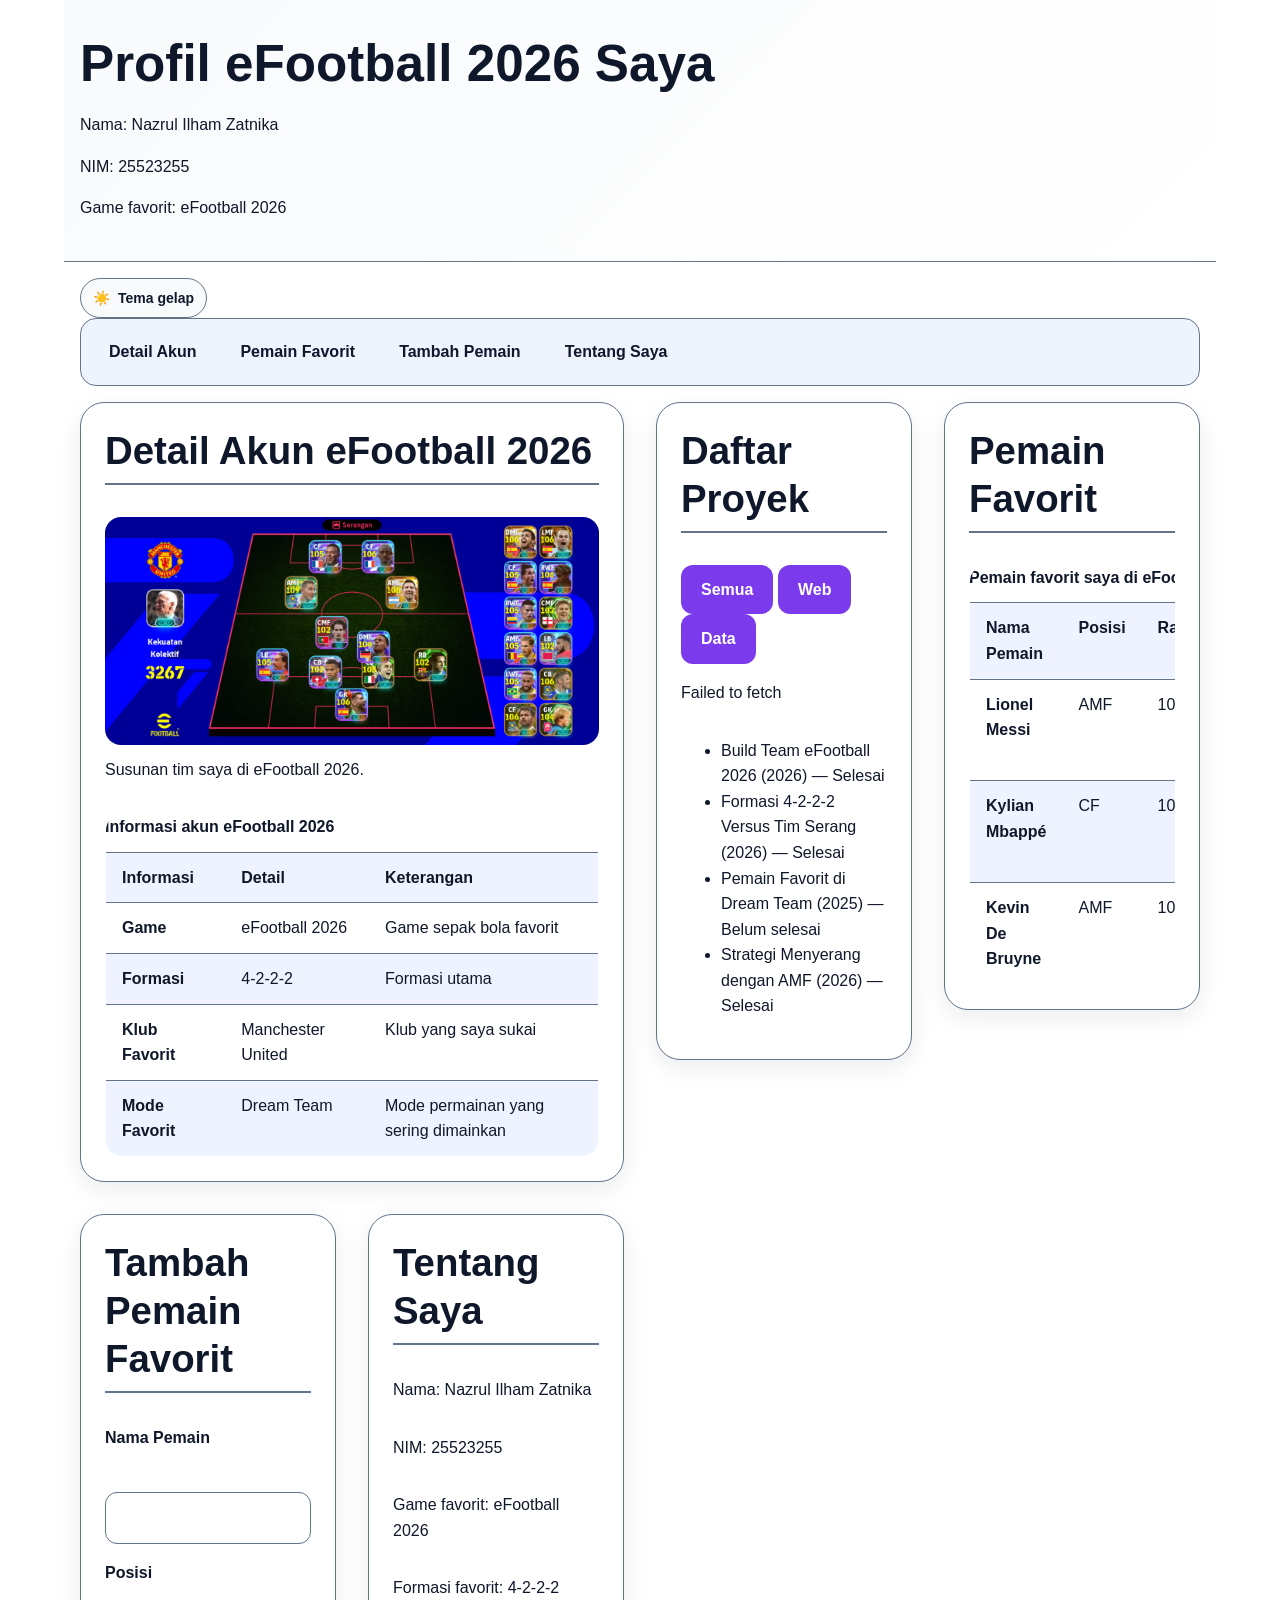
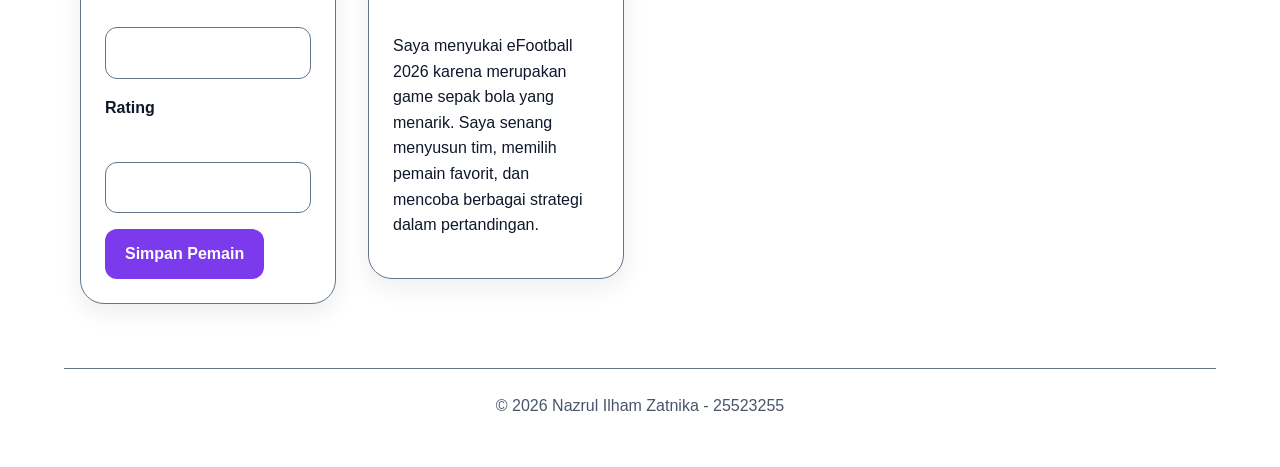
<file: worksheet-p10/profil.html>
<!DOCTYPE html>
<html lang="id">

<head>
    <meta charset="UTF-8">
    <meta name="viewport" content="width=device-width, initial-scale=1.0">
    <title>eFootball 2026 - Profil Saya</title>
    <link rel="stylesheet" href="tokens.css">
    <link rel="stylesheet" href="base.css">
    <link rel="stylesheet" href="layout.css">
    <link rel="stylesheet" href="komponen.css">
    <link rel="stylesheet" href="tema.css">
    <link rel="stylesheet" href="responsif.css">
</head>

<body>

    <header>
        <h1>Profil eFootball 2026 Saya</h1>
        <p id="header-nama"></p>
        <p id="header-nim"></p>
        <p id="header-game"></p>
    </header>

    <nav aria-label="Navigasi utama">
        <input class="theme-toggle" type="checkbox" id="theme-toggle" aria-label="Aktifkan tema gelap">
        <label for="theme-toggle">Tema gelap</label>
        <ul>
            <li><a href="#detail-akun">Detail Akun</a></li>
            <li><a href="#pemain-favorit">Pemain Favorit</a></li>
            <li><a href="#tambah-pemain">Tambah Pemain</a></li>
            <li><a href="#tentang-saya">Tentang Saya</a></li>
        </ul>
    </nav>

    <main>

        <!-- DETAIL AKUN -->
        <section id="detail-akun">
            <h2>Detail Akun eFootball 2026</h2>

            <figure>
                <img
                    src="game-saya.webp"
                    alt="Tampilan tim eFootball 2026 dengan susunan pemain"
                    width="800"
                    height="450"
                    loading="lazy"
                >
                <figcaption>
                    Susunan tim saya di eFootball 2026.
                </figcaption>
            </figure>

            <div class="table-wrap">
                <table>
                    <caption>Informasi akun eFootball 2026</caption>

                    <thead>
                        <tr>
                            <th scope="col">Informasi</th>
                            <th scope="col">Detail</th>
                            <th scope="col">Keterangan</th>
                        </tr>
                    </thead>

                    <tbody>
                        <tr>
                            <th scope="row">Game</th>
                            <td>eFootball 2026</td>
                            <td>Game sepak bola favorit</td>
                        </tr>

                        <tr>
                            <th scope="row">Formasi</th>
                            <td>4-2-2-2</td>
                            <td>Formasi utama</td>
                        </tr>

                        <tr>
                            <th scope="row">Klub Favorit</th>
                            <td>Manchester United</td>
                            <td>Klub yang saya sukai</td>
                        </tr>

                        <tr>
                            <th scope="row">Mode Favorit</th>
                            <td>Dream Team</td>
                            <td>Mode permainan yang sering dimainkan</td>
                        </tr>
                    </tbody>
                </table>
            </div>
        </section>

        <section id="proyek-saya">
            <h2>Daftar Proyek</h2>

            <div id="filter" aria-label="Filter daftar proyek">
                <button type="button" class="aktif" data-kategori="semua">Semua</button>
                <button type="button" data-kategori="web">Web</button>
                <button type="button" data-kategori="data">Data</button>
            </div>

            <ul id="daftar" aria-live="polite"></ul>
            <p id="pesan-kosong" hidden>Tidak ada proyek pada kategori itu.</p>
        </section>

        <!-- PEMAIN FAVORIT -->
        <section id="pemain-favorit">
            <h2>Pemain Favorit</h2>

            <div class="table-wrap">
                <table>
                    <caption>Pemain favorit saya di eFootball 2026</caption>

                    <thead>
                        <tr>
                            <th scope="col">Nama Pemain</th>
                            <th scope="col">Posisi</th>
                            <th scope="col">Rating</th>
                            <th scope="col">Alasan Favorit</th>
                        </tr>
                    </thead>

                    <tbody>
                        <tr>
                            <th scope="row">Lionel Messi</th>
                            <td>AMF</td>
                            <td>108</td>
                            <td>Dribbling dan kreativitas</td>
                        </tr>

                        <tr>
                            <th scope="row">Kylian Mbappé</th>
                            <td>CF</td>
                            <td>105</td>
                            <td>Kecepatan dan finishing</td>
                        </tr>

                        <tr>
                            <th scope="row">Kevin De Bruyne</th>
                            <td>AMF</td>
                            <td>105</td>
                            <td>Umpan dan visi permainan</td>
                        </tr>
                    </tbody>
                </table>
            </div>
        </section>

        <!-- TAMBAH PEMAIN -->
        <section id="tambah-pemain">
            <h2>Tambah Pemain Favorit</h2>

            <form novalidate>

                <div>
                    <label for="nama-pemain">Nama Pemain</label><br>
                    <input
                        type="text"
                        id="nama-pemain"
                        name="nama-pemain"
                        required
                    >
                </div>

                <div>
                    <label for="posisi-pemain">Posisi</label><br>
                    <input
                        type="text"
                        id="posisi-pemain"
                        name="posisi-pemain"
                        required
                    >
                </div>

                <div>
                    <label for="rating-pemain">Rating</label><br>
                    <input
                        type="number"
                        id="rating-pemain"
                        name="rating-pemain"
                        min="1"
                        max="110"
                        required
                    >
                </div>

                <button type="submit" disabled>Simpan Pemain</button>

            </form>
        </section>

        <!-- TENTANG SAYA -->
        <section id="tentang-saya">
            <h2>Tentang Saya</h2>

            <p id="tentang-nama"></p>
            <p id="tentang-nim"></p>
            <p id="tentang-game"></p>
            <p id="tentang-formasi"></p>

            <p>
                Saya menyukai eFootball 2026 karena merupakan game sepak bola
                yang menarik. Saya senang menyusun tim, memilih pemain favorit,
                dan mencoba berbagai strategi dalam pertandingan.
            </p>
        </section>

    </main>

    <footer>
        <p>© 2026 Nazrul Ilham Zatnika - 25523255</p>
    </footer>

    <script type="module" src="js/app.js"></script>
    <script type="module" src="js/dom.js"></script>
</body>
</html>
</file>
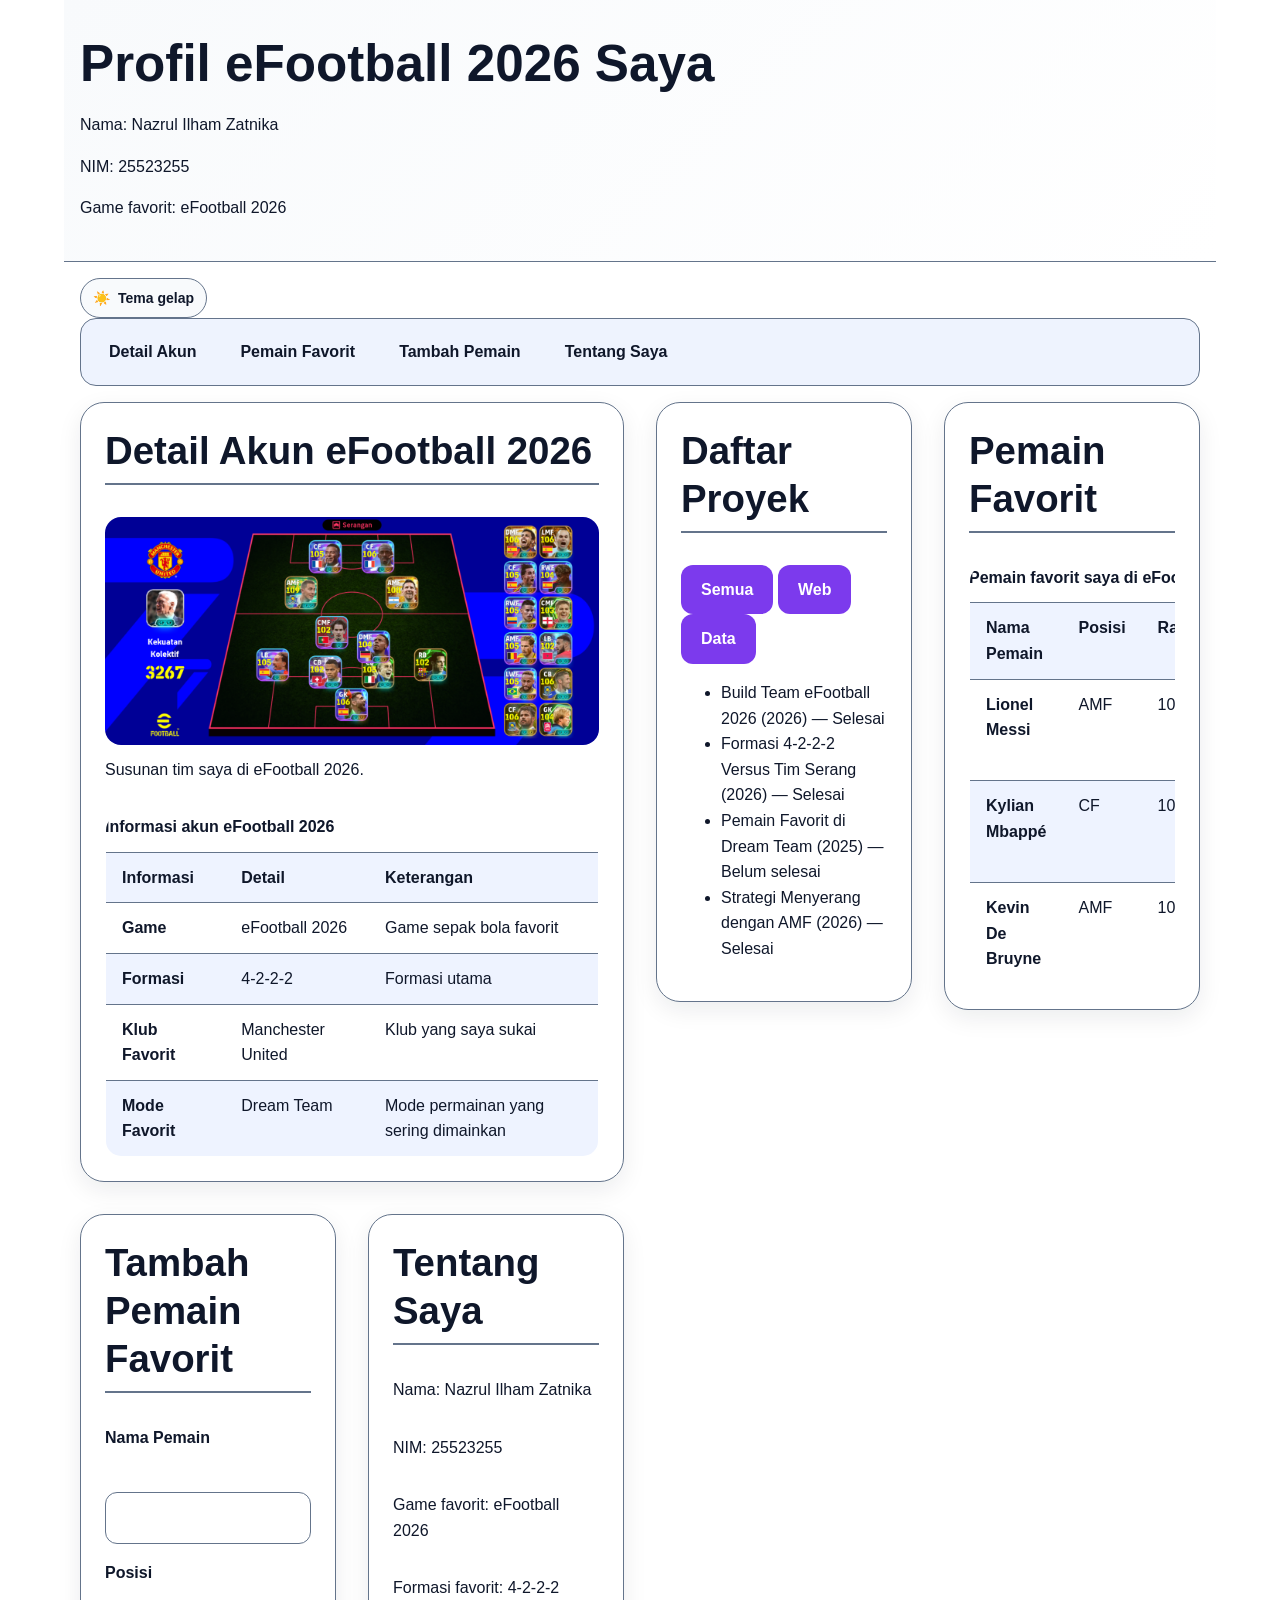
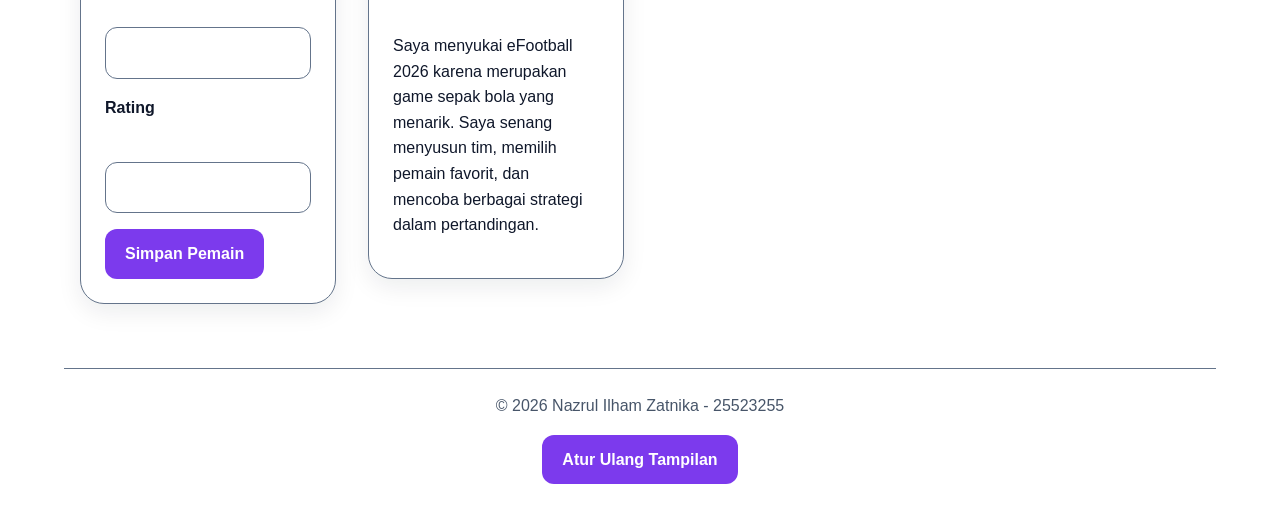
<file: worksheet-p11/profil.html>
<!DOCTYPE html>
<html lang="id">

<head>
    <meta charset="UTF-8">
    <meta name="viewport" content="width=device-width, initial-scale=1.0">
    <title>eFootball 2026 - Profil Saya</title>
    <link rel="stylesheet" href="tokens.css">
    <link rel="stylesheet" href="base.css">
    <link rel="stylesheet" href="layout.css">
    <link rel="stylesheet" href="komponen.css">
    <link rel="stylesheet" href="tema.css">
    <link rel="stylesheet" href="responsif.css">
</head>

<body>

    <header>
        <h1>Profil eFootball 2026 Saya</h1>
        <p id="header-nama"></p>
        <p id="header-nim"></p>
        <p id="header-game"></p>
    </header>

    <nav aria-label="Navigasi utama">
        <input class="theme-toggle" type="checkbox" id="theme-toggle" aria-label="Aktifkan tema gelap">
        <label for="theme-toggle">Tema gelap</label>
        <ul>
            <li><a href="#detail-akun">Detail Akun</a></li>
            <li><a href="#pemain-favorit">Pemain Favorit</a></li>
            <li><a href="#tambah-pemain">Tambah Pemain</a></li>
            <li><a href="#tentang-saya">Tentang Saya</a></li>
        </ul>
    </nav>

    <main>

        <!-- DETAIL AKUN -->
        <section id="detail-akun">
            <h2>Detail Akun eFootball 2026</h2>

            <figure>
                <img
                    src="game-saya.webp"
                    alt="Tampilan tim eFootball 2026 dengan susunan pemain"
                    width="800"
                    height="450"
                    loading="lazy"
                >
                <figcaption>
                    Susunan tim saya di eFootball 2026.
                </figcaption>
            </figure>

            <div class="table-wrap">
                <table>
                    <caption>Informasi akun eFootball 2026</caption>

                    <thead>
                        <tr>
                            <th scope="col">Informasi</th>
                            <th scope="col">Detail</th>
                            <th scope="col">Keterangan</th>
                        </tr>
                    </thead>

                    <tbody>
                        <tr>
                            <th scope="row">Game</th>
                            <td>eFootball 2026</td>
                            <td>Game sepak bola favorit</td>
                        </tr>

                        <tr>
                            <th scope="row">Formasi</th>
                            <td>4-2-2-2</td>
                            <td>Formasi utama</td>
                        </tr>

                        <tr>
                            <th scope="row">Klub Favorit</th>
                            <td>Manchester United</td>
                            <td>Klub yang saya sukai</td>
                        </tr>

                        <tr>
                            <th scope="row">Mode Favorit</th>
                            <td>Dream Team</td>
                            <td>Mode permainan yang sering dimainkan</td>
                        </tr>
                    </tbody>
                </table>
            </div>
        </section>

        <section id="proyek-saya">
            <h2>Daftar Proyek</h2>

            <div id="filter" aria-label="Filter daftar proyek">
                <button type="button" class="aktif" data-kategori="semua">Semua</button>
                <button type="button" data-kategori="web">Web</button>
                <button type="button" data-kategori="data">Data</button>
            </div>

            <ul id="daftar" aria-live="polite"></ul>
            <p id="pesan-kosong" hidden>Tidak ada proyek pada kategori itu.</p>
        </section>

        <!-- PEMAIN FAVORIT -->
        <section id="pemain-favorit">
            <h2>Pemain Favorit</h2>

            <div class="table-wrap">
                <table>
                    <caption>Pemain favorit saya di eFootball 2026</caption>

                    <thead>
                        <tr>
                            <th scope="col">Nama Pemain</th>
                            <th scope="col">Posisi</th>
                            <th scope="col">Rating</th>
                            <th scope="col">Alasan Favorit</th>
                        </tr>
                    </thead>

                    <tbody>
                        <tr>
                            <th scope="row">Lionel Messi</th>
                            <td>AMF</td>
                            <td>108</td>
                            <td>Dribbling dan kreativitas</td>
                        </tr>

                        <tr>
                            <th scope="row">Kylian Mbappé</th>
                            <td>CF</td>
                            <td>105</td>
                            <td>Kecepatan dan finishing</td>
                        </tr>

                        <tr>
                            <th scope="row">Kevin De Bruyne</th>
                            <td>AMF</td>
                            <td>105</td>
                            <td>Umpan dan visi permainan</td>
                        </tr>
                    </tbody>
                </table>
            </div>
        </section>

        <!-- TAMBAH PEMAIN -->
        <section id="tambah-pemain">
            <h2>Tambah Pemain Favorit</h2>

            <form novalidate>

                <div>
                    <label for="nama-pemain">Nama Pemain</label><br>
                    <input
                        type="text"
                        id="nama-pemain"
                        name="nama-pemain"
                        required
                    >
                </div>

                <div>
                    <label for="posisi-pemain">Posisi</label><br>
                    <input
                        type="text"
                        id="posisi-pemain"
                        name="posisi-pemain"
                        required
                    >
                </div>

                <div>
                    <label for="rating-pemain">Rating</label><br>
                    <input
                        type="number"
                        id="rating-pemain"
                        name="rating-pemain"
                        min="1"
                        max="110"
                        required
                    >
                </div>

                <button type="submit" disabled>Simpan Pemain</button>

            </form>
        </section>

        <!-- TENTANG SAYA -->
        <section id="tentang-saya">
            <h2>Tentang Saya</h2>

            <p id="tentang-nama"></p>
            <p id="tentang-nim"></p>
            <p id="tentang-game"></p>
            <p id="tentang-formasi"></p>

            <p>
                Saya menyukai eFootball 2026 karena merupakan game sepak bola
                yang menarik. Saya senang menyusun tim, memilih pemain favorit,
                dan mencoba berbagai strategi dalam pertandingan.
            </p>
        </section>

    </main>

    <footer>
        <p>© 2026 Nazrul Ilham Zatnika - 25523255</p>
        <button id="reset-simpan" type="button" aria-label="Atur ulang pengaturan">Atur Ulang Tampilan</button>
    </footer>

    <script type="module" src="js/app.js"></script>
</body>
</html>
</file>
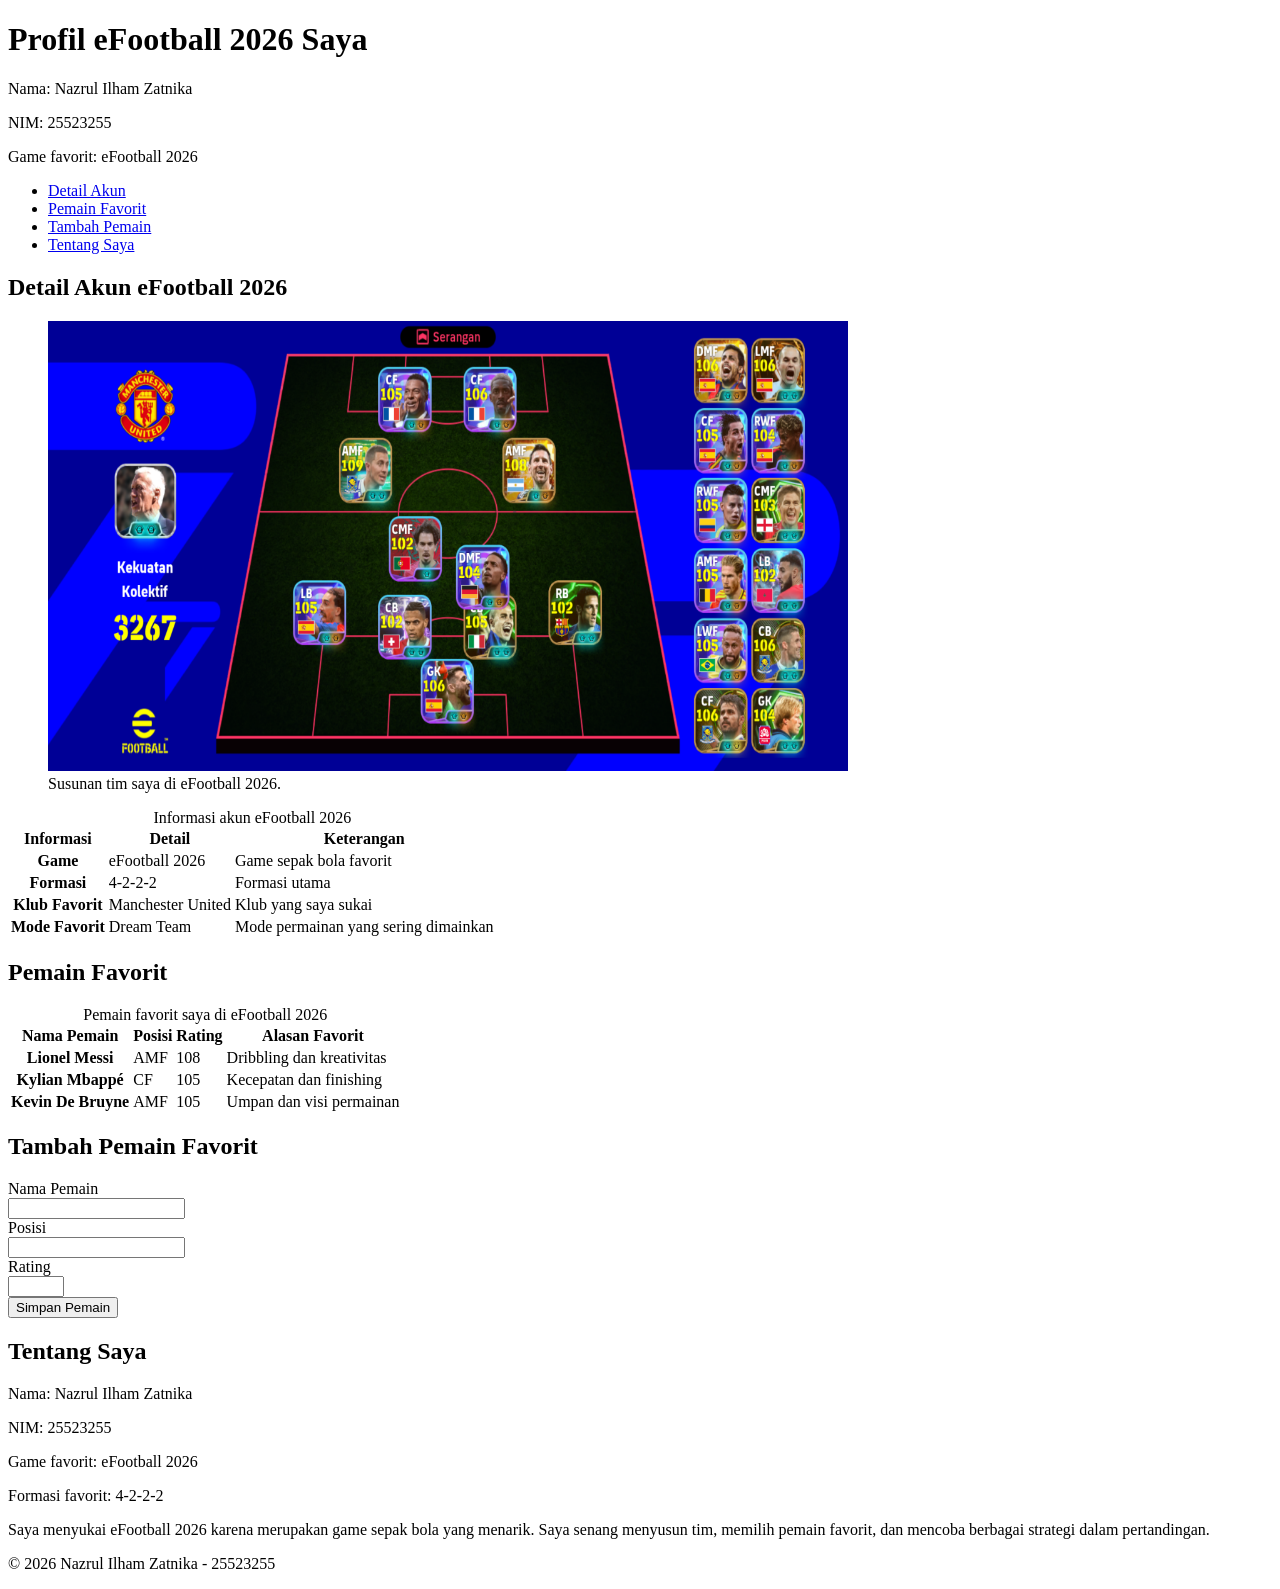
<file: worksheet-p3/profil.html>
<!DOCTYPE html>
<html lang="id">

<head>
    <meta charset="UTF-8">
    <meta name="viewport" content="width=device-width, initial-scale=1.0">
    <title>eFootball 2026 - Profil Saya</title>
</head>

<body>

    <header>
        <h1>Profil eFootball 2026 Saya</h1>
        <p>Nama: Nazrul Ilham Zatnika</p>
        <p>NIM: 25523255</p>
        <p>Game favorit: eFootball 2026</p>
    </header>

    <nav aria-label="Navigasi utama">
        <ul>
            <li><a href="#detail-akun">Detail Akun</a></li>
            <li><a href="#pemain-favorit">Pemain Favorit</a></li>
            <li><a href="#tambah-pemain">Tambah Pemain</a></li>
            <li><a href="#tentang-saya">Tentang Saya</a></li>
        </ul>
    </nav>

    <main>

        <!-- DETAIL AKUN -->
        <section id="detail-akun">
            <h2>Detail Akun eFootball 2026</h2>

            <figure>
                <img
                    src="game-saya.webp"
                    alt="Tampilan tim eFootball 2026 dengan susunan pemain"
                    width="800"
                    height="450"
                    loading="lazy"
                >
                <figcaption>
                    Susunan tim saya di eFootball 2026.
                </figcaption>
            </figure>

            <table>
                <caption>Informasi akun eFootball 2026</caption>

                <thead>
                    <tr>
                        <th scope="col">Informasi</th>
                        <th scope="col">Detail</th>
                        <th scope="col">Keterangan</th>
                    </tr>
                </thead>

                <tbody>
                    <tr>
                        <th scope="row">Game</th>
                        <td>eFootball 2026</td>
                        <td>Game sepak bola favorit</td>
                    </tr>

                    <tr>
                        <th scope="row">Formasi</th>
                        <td>4-2-2-2</td>
                        <td>Formasi utama</td>
                    </tr>

                    <tr>
                        <th scope="row">Klub Favorit</th>
                        <td>Manchester United</td>
                        <td>Klub yang saya sukai</td>
                    </tr>

                    <tr>
                        <th scope="row">Mode Favorit</th>
                        <td>Dream Team</td>
                        <td>Mode permainan yang sering dimainkan</td>
                    </tr>
                </tbody>
            </table>
        </section>

        <!-- PEMAIN FAVORIT -->
        <section id="pemain-favorit">
            <h2>Pemain Favorit</h2>

            <table>
                <caption>Pemain favorit saya di eFootball 2026</caption>

                <thead>
                    <tr>
                        <th scope="col">Nama Pemain</th>
                        <th scope="col">Posisi</th>
                        <th scope="col">Rating</th>
                        <th scope="col">Alasan Favorit</th>
                    </tr>
                </thead>

                <tbody>
                    <tr>
                        <th scope="row">Lionel Messi</th>
                        <td>AMF</td>
                        <td>108</td>
                        <td>Dribbling dan kreativitas</td>
                    </tr>

                    <tr>
                        <th scope="row">Kylian Mbappé</th>
                        <td>CF</td>
                        <td>105</td>
                        <td>Kecepatan dan finishing</td>
                    </tr>

                    <tr>
                        <th scope="row">Kevin De Bruyne</th>
                        <td>AMF</td>
                        <td>105</td>
                        <td>Umpan dan visi permainan</td>
                    </tr>
                </tbody>
            </table>
        </section>

        <!-- TAMBAH PEMAIN -->
        <section id="tambah-pemain">
            <h2>Tambah Pemain Favorit</h2>

            <form action="#" method="post">

                <div>
                    <label for="nama-pemain">Nama Pemain</label><br>
                    <input
                        type="text"
                        id="nama-pemain"
                        name="nama-pemain"
                        required
                    >
                </div>

                <div>
                    <label for="posisi-pemain">Posisi</label><br>
                    <input
                        type="text"
                        id="posisi-pemain"
                        name="posisi-pemain"
                        required
                    >
                </div>

                <div>
                    <label for="rating-pemain">Rating</label><br>
                    <input
                        type="number"
                        id="rating-pemain"
                        name="rating-pemain"
                        min="1"
                        max="110"
                        required
                    >
                </div>

                <button type="submit">Simpan Pemain</button>

            </form>
        </section>

        <!-- TENTANG SAYA -->
        <section id="tentang-saya">
            <h2>Tentang Saya</h2>

            <p>Nama: Nazrul Ilham Zatnika</p>
            <p>NIM: 25523255</p>
            <p>Game favorit: eFootball 2026</p>
            <p>Formasi favorit: 4-2-2-2</p>

            <p>
                Saya menyukai eFootball 2026 karena merupakan game sepak bola
                yang menarik. Saya senang menyusun tim, memilih pemain favorit,
                dan mencoba berbagai strategi dalam pertandingan.
            </p>
        </section>

    </main>

    <footer>
        <p>© 2026 Nazrul Ilham Zatnika - 25523255</p>
    </footer>

</body>
</html>
</file>
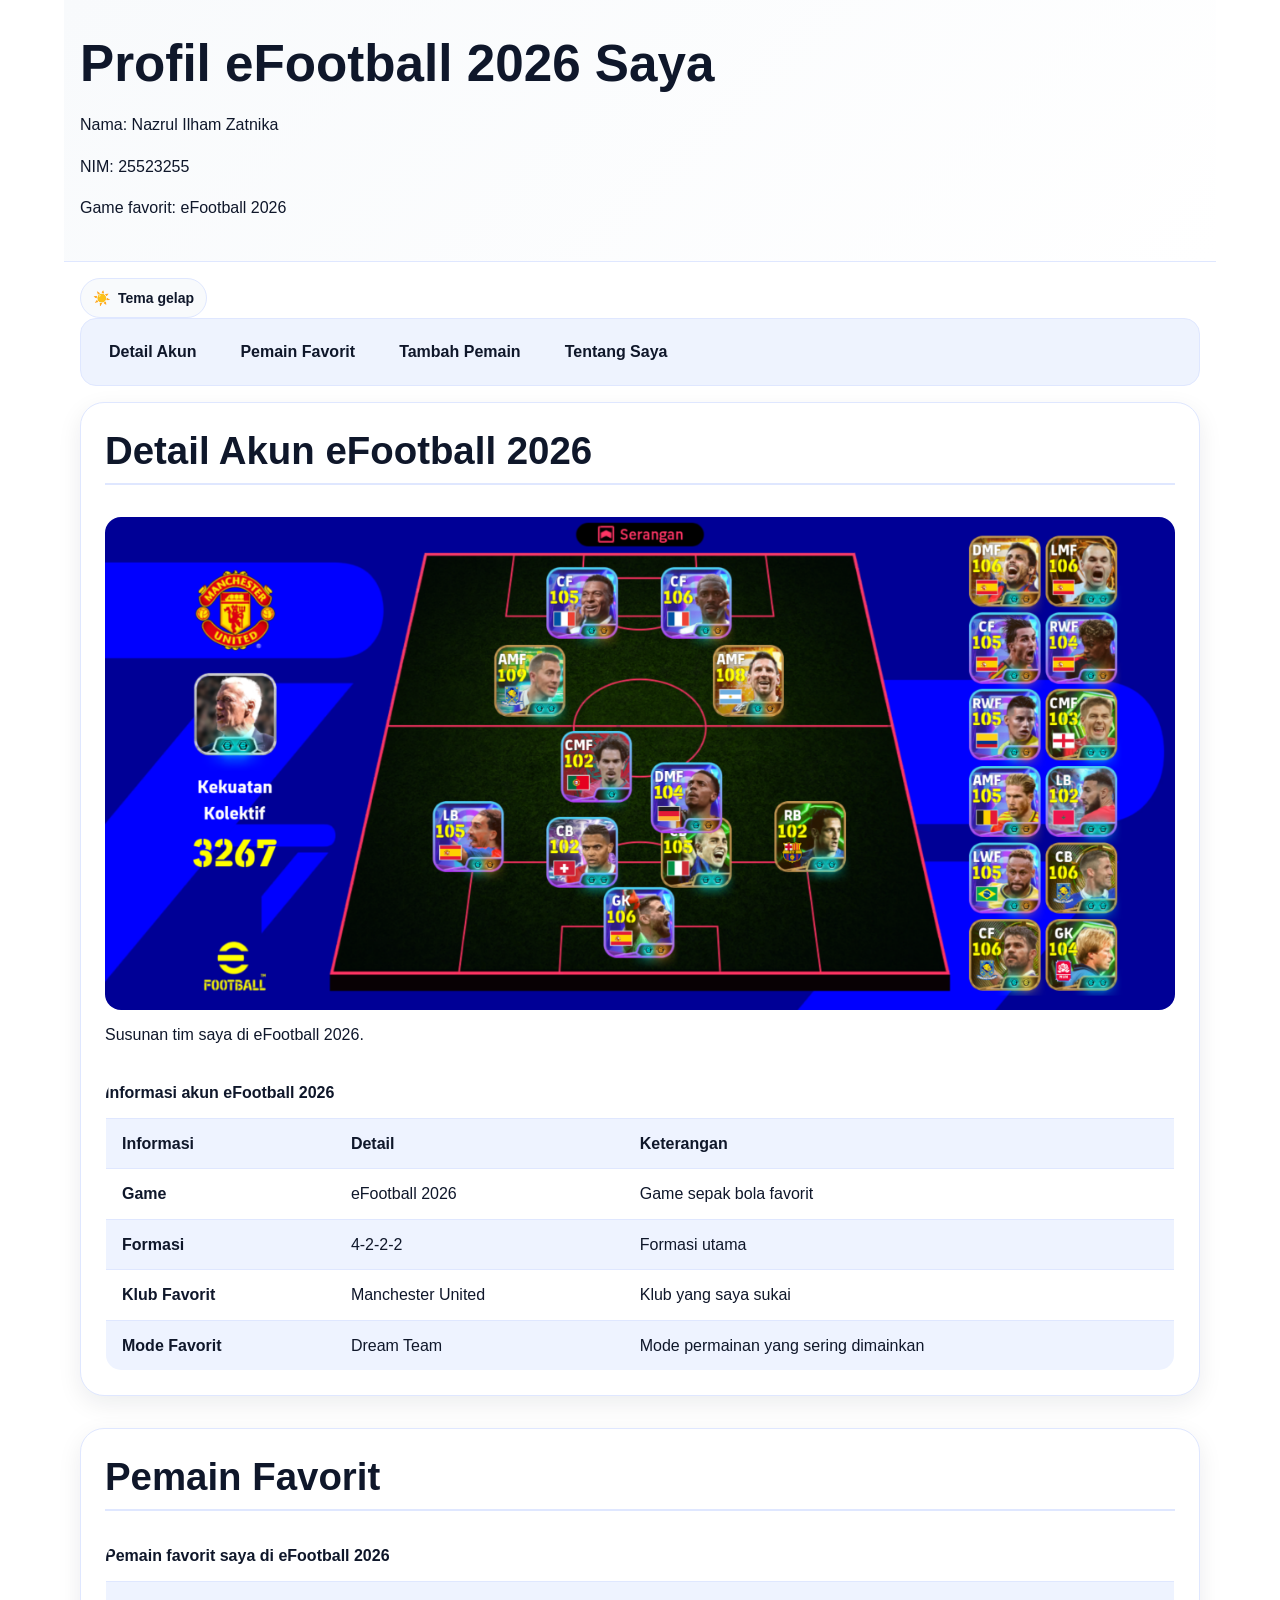
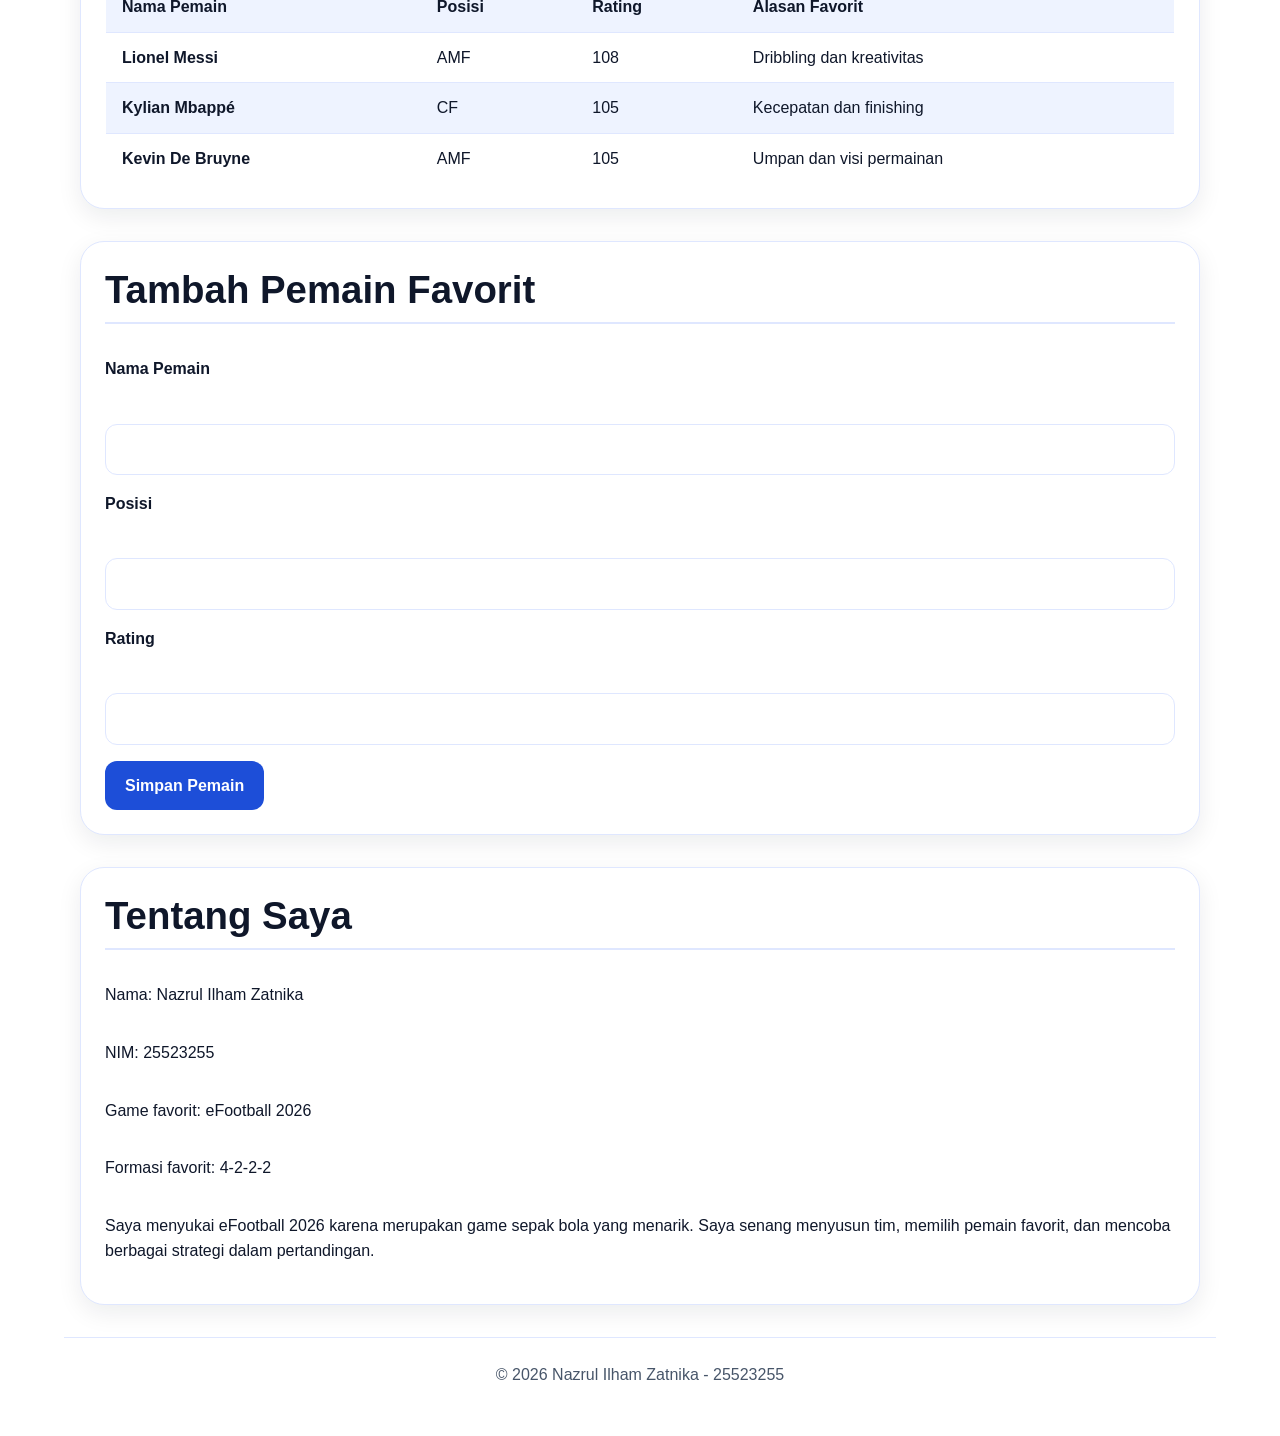
<file: worksheet-p4/profil.html>
<!DOCTYPE html>
<html lang="id">

<head>
    <meta charset="UTF-8">
    <meta name="viewport" content="width=device-width, initial-scale=1.0">
    <title>eFootball 2026 - Profil Saya</title>
    <link rel="stylesheet" href="tokens.css">
    <link rel="stylesheet" href="base.css">
    <link rel="stylesheet" href="layout.css">
    <link rel="stylesheet" href="komponen.css">
    <link rel="stylesheet" href="tema.css">
</head>

<body>

    <header>
        <h1>Profil eFootball 2026 Saya</h1>
        <p>Nama: Nazrul Ilham Zatnika</p>
        <p>NIM: 25523255</p>
        <p>Game favorit: eFootball 2026</p>
    </header>

    <nav aria-label="Navigasi utama">
        <input class="theme-toggle" type="checkbox" id="theme-toggle" aria-label="Aktifkan tema gelap">
        <label for="theme-toggle">Tema gelap</label>
        <ul>
            <li><a href="#detail-akun">Detail Akun</a></li>
            <li><a href="#pemain-favorit">Pemain Favorit</a></li>
            <li><a href="#tambah-pemain">Tambah Pemain</a></li>
            <li><a href="#tentang-saya">Tentang Saya</a></li>
        </ul>
    </nav>

    <main>

        <!-- DETAIL AKUN -->
        <section id="detail-akun">
            <h2>Detail Akun eFootball 2026</h2>

            <figure>
                <img
                    src="game-saya.webp"
                    alt="Tampilan tim eFootball 2026 dengan susunan pemain"
                    width="800"
                    height="450"
                    loading="lazy"
                >
                <figcaption>
                    Susunan tim saya di eFootball 2026.
                </figcaption>
            </figure>

            <table>
                <caption>Informasi akun eFootball 2026</caption>

                <thead>
                    <tr>
                        <th scope="col">Informasi</th>
                        <th scope="col">Detail</th>
                        <th scope="col">Keterangan</th>
                    </tr>
                </thead>

                <tbody>
                    <tr>
                        <th scope="row">Game</th>
                        <td>eFootball 2026</td>
                        <td>Game sepak bola favorit</td>
                    </tr>

                    <tr>
                        <th scope="row">Formasi</th>
                        <td>4-2-2-2</td>
                        <td>Formasi utama</td>
                    </tr>

                    <tr>
                        <th scope="row">Klub Favorit</th>
                        <td>Manchester United</td>
                        <td>Klub yang saya sukai</td>
                    </tr>

                    <tr>
                        <th scope="row">Mode Favorit</th>
                        <td>Dream Team</td>
                        <td>Mode permainan yang sering dimainkan</td>
                    </tr>
                </tbody>
            </table>
        </section>

        <!-- PEMAIN FAVORIT -->
        <section id="pemain-favorit">
            <h2>Pemain Favorit</h2>

            <table>
                <caption>Pemain favorit saya di eFootball 2026</caption>

                <thead>
                    <tr>
                        <th scope="col">Nama Pemain</th>
                        <th scope="col">Posisi</th>
                        <th scope="col">Rating</th>
                        <th scope="col">Alasan Favorit</th>
                    </tr>
                </thead>

                <tbody>
                    <tr>
                        <th scope="row">Lionel Messi</th>
                        <td>AMF</td>
                        <td>108</td>
                        <td>Dribbling dan kreativitas</td>
                    </tr>

                    <tr>
                        <th scope="row">Kylian Mbappé</th>
                        <td>CF</td>
                        <td>105</td>
                        <td>Kecepatan dan finishing</td>
                    </tr>

                    <tr>
                        <th scope="row">Kevin De Bruyne</th>
                        <td>AMF</td>
                        <td>105</td>
                        <td>Umpan dan visi permainan</td>
                    </tr>
                </tbody>
            </table>
        </section>

        <!-- TAMBAH PEMAIN -->
        <section id="tambah-pemain">
            <h2>Tambah Pemain Favorit</h2>

            <form>

                <div>
                    <label for="nama-pemain">Nama Pemain</label><br>
                    <input
                        type="text"
                        id="nama-pemain"
                        name="nama-pemain"
                        required
                    >
                </div>

                <div>
                    <label for="posisi-pemain">Posisi</label><br>
                    <input
                        type="text"
                        id="posisi-pemain"
                        name="posisi-pemain"
                        required
                    >
                </div>

                <div>
                    <label for="rating-pemain">Rating</label><br>
                    <input
                        type="number"
                        id="rating-pemain"
                        name="rating-pemain"
                        min="1"
                        max="110"
                        required
                    >
                </div>

                <button type="submit">Simpan Pemain</button>

            </form>
        </section>

        <!-- TENTANG SAYA -->
        <section id="tentang-saya">
            <h2>Tentang Saya</h2>

            <p>Nama: Nazrul Ilham Zatnika</p>
            <p>NIM: 25523255</p>
            <p>Game favorit: eFootball 2026</p>
            <p>Formasi favorit: 4-2-2-2</p>

            <p>
                Saya menyukai eFootball 2026 karena merupakan game sepak bola
                yang menarik. Saya senang menyusun tim, memilih pemain favorit,
                dan mencoba berbagai strategi dalam pertandingan.
            </p>
        </section>

    </main>

    <footer>
        <p>© 2026 Nazrul Ilham Zatnika - 25523255</p>
    </footer>

</body>
</html>
</file>
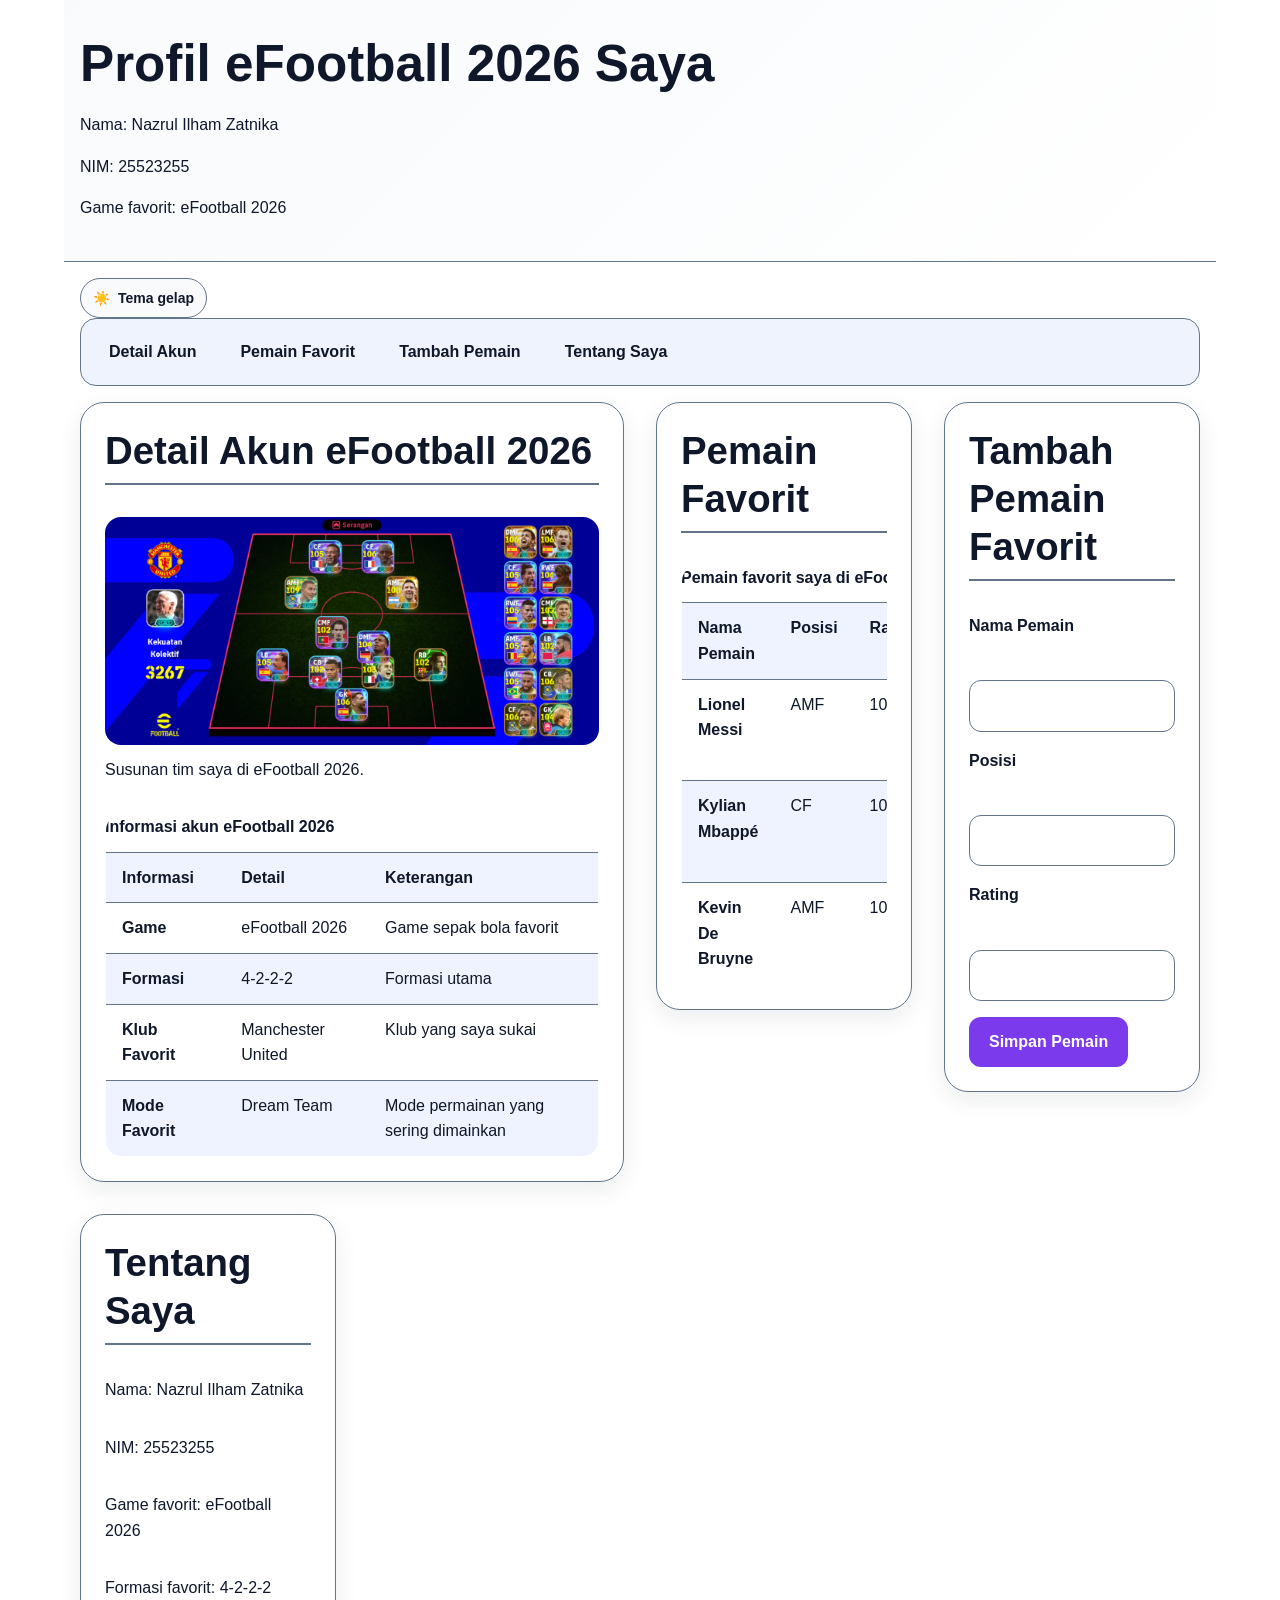
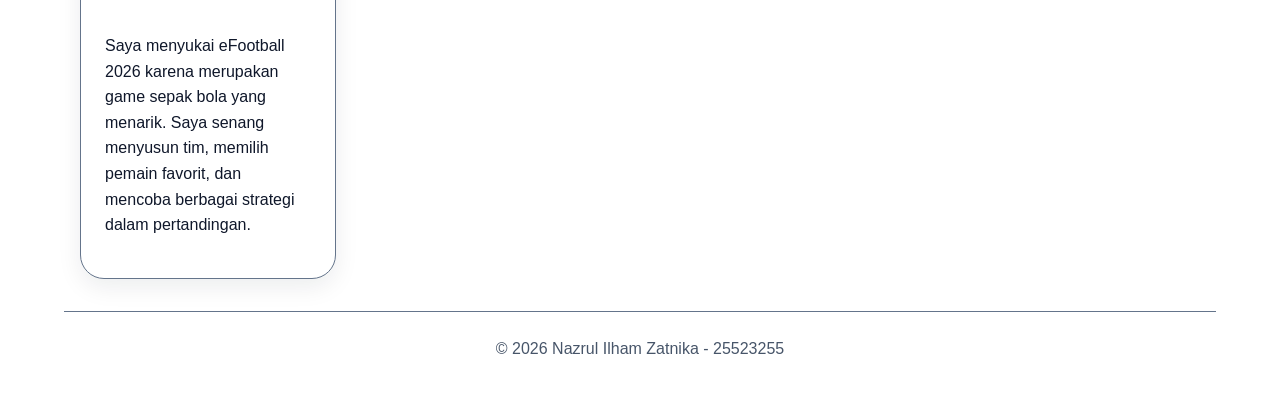
<file: worksheet-p6/profil.html>
<!DOCTYPE html>
<html lang="id">

<head>
    <meta charset="UTF-8">
    <meta name="viewport" content="width=device-width, initial-scale=1.0">
    <title>eFootball 2026 - Profil Saya</title>
    <link rel="stylesheet" href="tokens.css">
    <link rel="stylesheet" href="base.css">
    <link rel="stylesheet" href="layout.css">
    <link rel="stylesheet" href="komponen.css">
    <link rel="stylesheet" href="tema.css">
    <link rel="stylesheet" href="responsif.css">
</head>

<body>

    <header>
        <h1>Profil eFootball 2026 Saya</h1>
        <p>Nama: Nazrul Ilham Zatnika</p>
        <p>NIM: 25523255</p>
        <p>Game favorit: eFootball 2026</p>
    </header>

    <nav aria-label="Navigasi utama">
        <input class="theme-toggle" type="checkbox" id="theme-toggle" aria-label="Aktifkan tema gelap">
        <label for="theme-toggle">Tema gelap</label>
        <ul>
            <li><a href="#detail-akun">Detail Akun</a></li>
            <li><a href="#pemain-favorit">Pemain Favorit</a></li>
            <li><a href="#tambah-pemain">Tambah Pemain</a></li>
            <li><a href="#tentang-saya">Tentang Saya</a></li>
        </ul>
    </nav>

    <main>

        <!-- DETAIL AKUN -->
        <section id="detail-akun">
            <h2>Detail Akun eFootball 2026</h2>

            <figure>
                <img
                    src="game-saya.webp"
                    alt="Tampilan tim eFootball 2026 dengan susunan pemain"
                    width="800"
                    height="450"
                    loading="lazy"
                >
                <figcaption>
                    Susunan tim saya di eFootball 2026.
                </figcaption>
            </figure>

            <div class="table-wrap">
                <table>
                    <caption>Informasi akun eFootball 2026</caption>

                    <thead>
                        <tr>
                            <th scope="col">Informasi</th>
                            <th scope="col">Detail</th>
                            <th scope="col">Keterangan</th>
                        </tr>
                    </thead>

                    <tbody>
                        <tr>
                            <th scope="row">Game</th>
                            <td>eFootball 2026</td>
                            <td>Game sepak bola favorit</td>
                        </tr>

                        <tr>
                            <th scope="row">Formasi</th>
                            <td>4-2-2-2</td>
                            <td>Formasi utama</td>
                        </tr>

                        <tr>
                            <th scope="row">Klub Favorit</th>
                            <td>Manchester United</td>
                            <td>Klub yang saya sukai</td>
                        </tr>

                        <tr>
                            <th scope="row">Mode Favorit</th>
                            <td>Dream Team</td>
                            <td>Mode permainan yang sering dimainkan</td>
                        </tr>
                    </tbody>
                </table>
            </div>
        </section>

        <!-- PEMAIN FAVORIT -->
        <section id="pemain-favorit">
            <h2>Pemain Favorit</h2>

            <div class="table-wrap">
                <table>
                    <caption>Pemain favorit saya di eFootball 2026</caption>

                    <thead>
                        <tr>
                            <th scope="col">Nama Pemain</th>
                            <th scope="col">Posisi</th>
                            <th scope="col">Rating</th>
                            <th scope="col">Alasan Favorit</th>
                        </tr>
                    </thead>

                    <tbody>
                        <tr>
                            <th scope="row">Lionel Messi</th>
                            <td>AMF</td>
                            <td>108</td>
                            <td>Dribbling dan kreativitas</td>
                        </tr>

                        <tr>
                            <th scope="row">Kylian Mbappé</th>
                            <td>CF</td>
                            <td>105</td>
                            <td>Kecepatan dan finishing</td>
                        </tr>

                        <tr>
                            <th scope="row">Kevin De Bruyne</th>
                            <td>AMF</td>
                            <td>105</td>
                            <td>Umpan dan visi permainan</td>
                        </tr>
                    </tbody>
                </table>
            </div>
        </section>

        <!-- TAMBAH PEMAIN -->
        <section id="tambah-pemain">
            <h2>Tambah Pemain Favorit</h2>

            <form>

                <div>
                    <label for="nama-pemain">Nama Pemain</label><br>
                    <input
                        type="text"
                        id="nama-pemain"
                        name="nama-pemain"
                        required
                    >
                </div>

                <div>
                    <label for="posisi-pemain">Posisi</label><br>
                    <input
                        type="text"
                        id="posisi-pemain"
                        name="posisi-pemain"
                        required
                    >
                </div>

                <div>
                    <label for="rating-pemain">Rating</label><br>
                    <input
                        type="number"
                        id="rating-pemain"
                        name="rating-pemain"
                        min="1"
                        max="110"
                        required
                    >
                </div>

                <button type="submit">Simpan Pemain</button>

            </form>
        </section>

        <!-- TENTANG SAYA -->
        <section id="tentang-saya">
            <h2>Tentang Saya</h2>

            <p>Nama: Nazrul Ilham Zatnika</p>
            <p>NIM: 25523255</p>
            <p>Game favorit: eFootball 2026</p>
            <p>Formasi favorit: 4-2-2-2</p>

            <p>
                Saya menyukai eFootball 2026 karena merupakan game sepak bola
                yang menarik. Saya senang menyusun tim, memilih pemain favorit,
                dan mencoba berbagai strategi dalam pertandingan.
            </p>
        </section>

    </main>

    <footer>
        <p>© 2026 Nazrul Ilham Zatnika - 25523255</p>
    </footer>

</body>
</html>
</file>
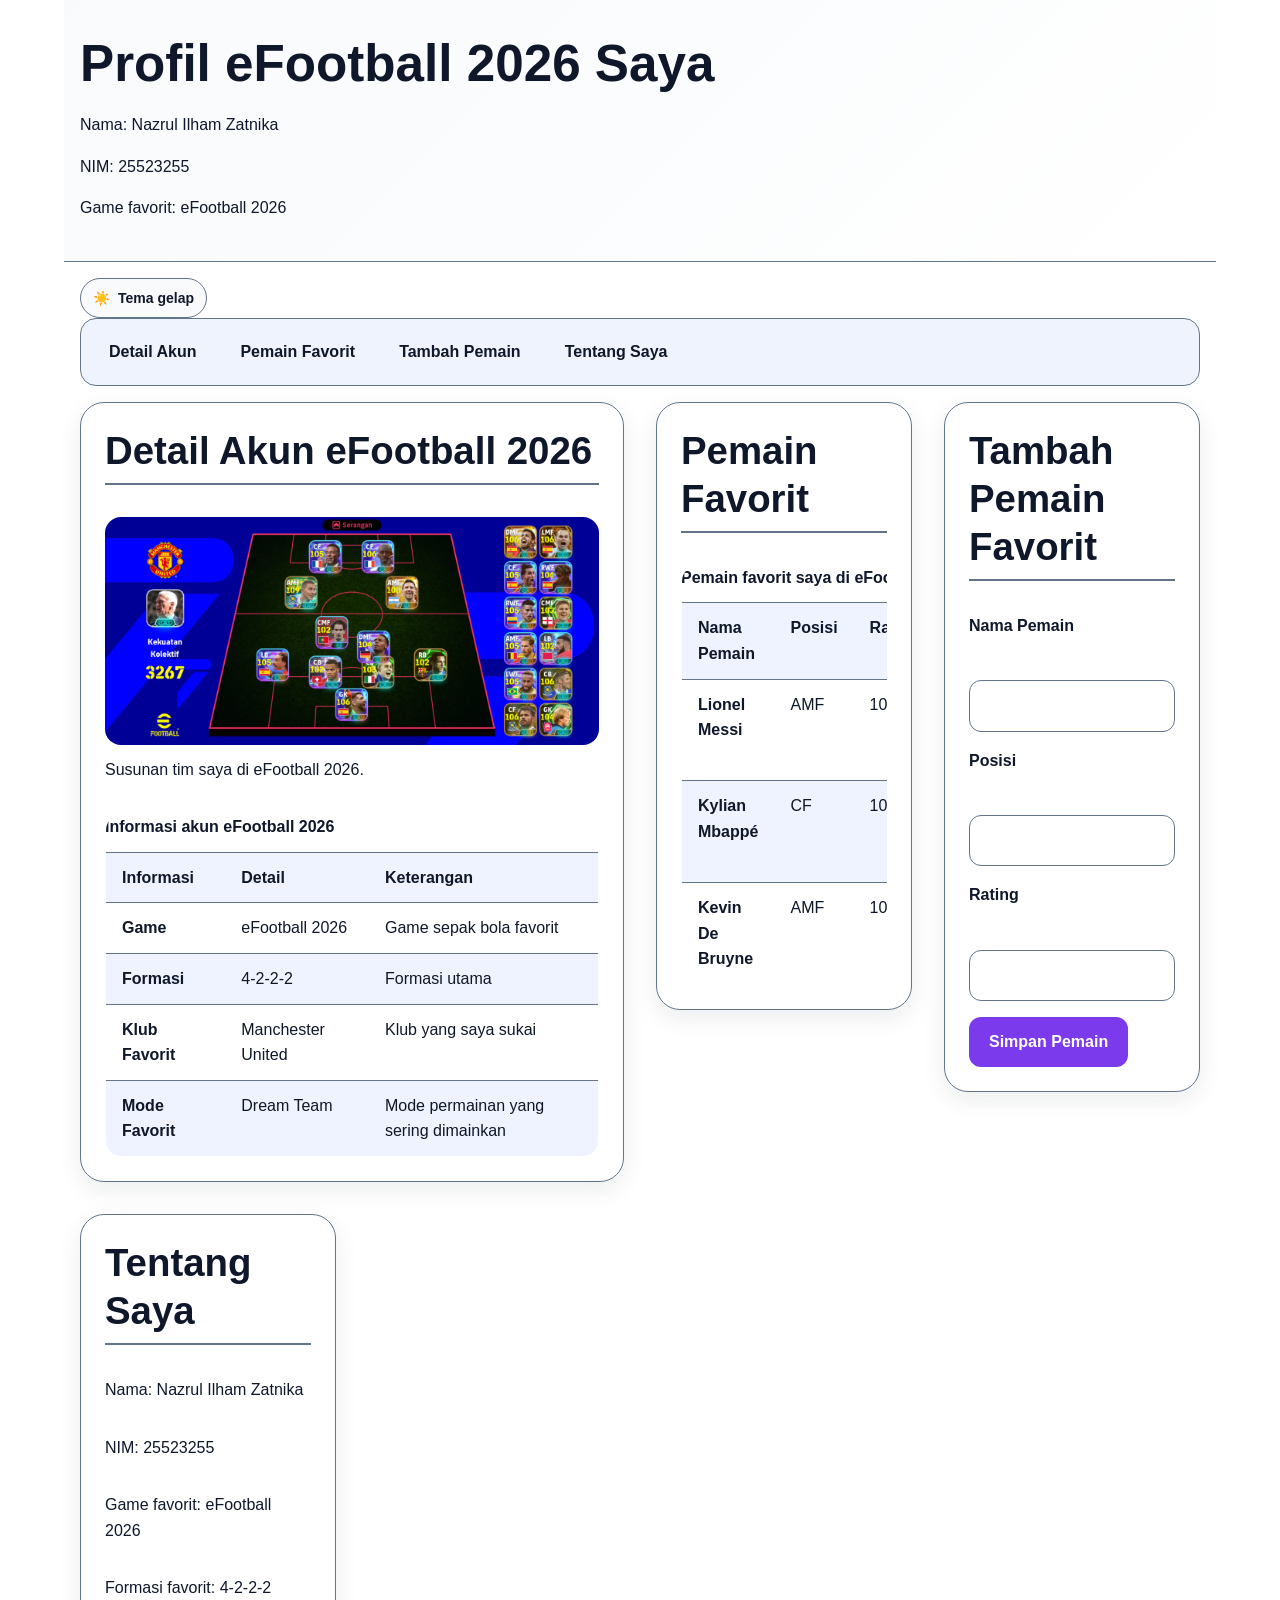
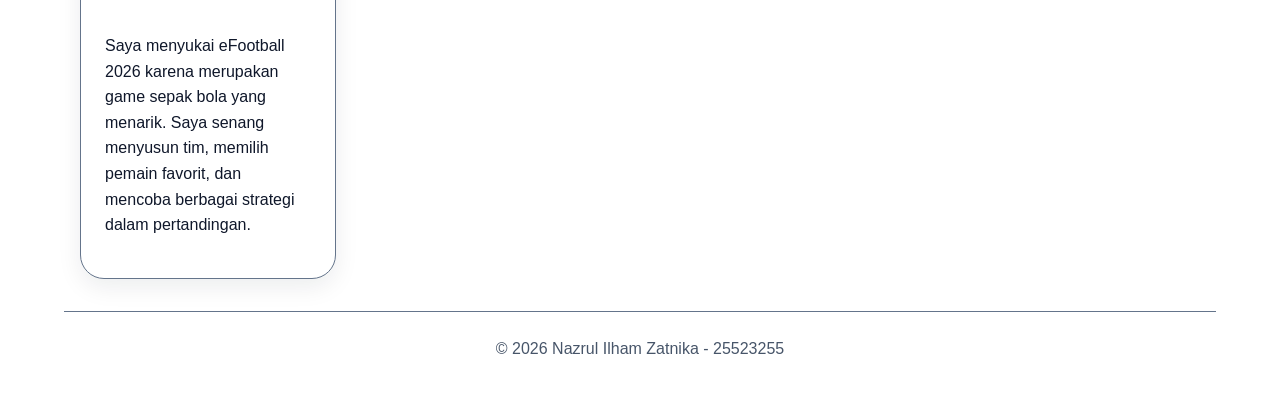
<file: worksheet-p8/profil.html>
<!DOCTYPE html>
<html lang="id">

<head>
    <meta charset="UTF-8">
    <meta name="viewport" content="width=device-width, initial-scale=1.0">
    <title>eFootball 2026 - Profil Saya</title>
    <link rel="stylesheet" href="tokens.css">
    <link rel="stylesheet" href="base.css">
    <link rel="stylesheet" href="layout.css">
    <link rel="stylesheet" href="komponen.css">
    <link rel="stylesheet" href="tema.css">
    <link rel="stylesheet" href="responsif.css">
</head>

<body>

    <header>
        <h1>Profil eFootball 2026 Saya</h1>
        <p id="header-nama"></p>
        <p id="header-nim"></p>
        <p id="header-game"></p>
    </header>

    <nav aria-label="Navigasi utama">
        <input class="theme-toggle" type="checkbox" id="theme-toggle" aria-label="Aktifkan tema gelap">
        <label for="theme-toggle">Tema gelap</label>
        <ul>
            <li><a href="#detail-akun">Detail Akun</a></li>
            <li><a href="#pemain-favorit">Pemain Favorit</a></li>
            <li><a href="#tambah-pemain">Tambah Pemain</a></li>
            <li><a href="#tentang-saya">Tentang Saya</a></li>
        </ul>
    </nav>

    <main>

        <!-- DETAIL AKUN -->
        <section id="detail-akun">
            <h2>Detail Akun eFootball 2026</h2>

            <figure>
                <img
                    src="game-saya.webp"
                    alt="Tampilan tim eFootball 2026 dengan susunan pemain"
                    width="800"
                    height="450"
                    loading="lazy"
                >
                <figcaption>
                    Susunan tim saya di eFootball 2026.
                </figcaption>
            </figure>

            <div class="table-wrap">
                <table>
                    <caption>Informasi akun eFootball 2026</caption>

                    <thead>
                        <tr>
                            <th scope="col">Informasi</th>
                            <th scope="col">Detail</th>
                            <th scope="col">Keterangan</th>
                        </tr>
                    </thead>

                    <tbody>
                        <tr>
                            <th scope="row">Game</th>
                            <td>eFootball 2026</td>
                            <td>Game sepak bola favorit</td>
                        </tr>

                        <tr>
                            <th scope="row">Formasi</th>
                            <td>4-2-2-2</td>
                            <td>Formasi utama</td>
                        </tr>

                        <tr>
                            <th scope="row">Klub Favorit</th>
                            <td>Manchester United</td>
                            <td>Klub yang saya sukai</td>
                        </tr>

                        <tr>
                            <th scope="row">Mode Favorit</th>
                            <td>Dream Team</td>
                            <td>Mode permainan yang sering dimainkan</td>
                        </tr>
                    </tbody>
                </table>
            </div>
        </section>

        <!-- PEMAIN FAVORIT -->
        <section id="pemain-favorit">
            <h2>Pemain Favorit</h2>

            <div class="table-wrap">
                <table>
                    <caption>Pemain favorit saya di eFootball 2026</caption>

                    <thead>
                        <tr>
                            <th scope="col">Nama Pemain</th>
                            <th scope="col">Posisi</th>
                            <th scope="col">Rating</th>
                            <th scope="col">Alasan Favorit</th>
                        </tr>
                    </thead>

                    <tbody>
                        <tr>
                            <th scope="row">Lionel Messi</th>
                            <td>AMF</td>
                            <td>108</td>
                            <td>Dribbling dan kreativitas</td>
                        </tr>

                        <tr>
                            <th scope="row">Kylian Mbappé</th>
                            <td>CF</td>
                            <td>105</td>
                            <td>Kecepatan dan finishing</td>
                        </tr>

                        <tr>
                            <th scope="row">Kevin De Bruyne</th>
                            <td>AMF</td>
                            <td>105</td>
                            <td>Umpan dan visi permainan</td>
                        </tr>
                    </tbody>
                </table>
            </div>
        </section>

        <!-- TAMBAH PEMAIN -->
        <section id="tambah-pemain">
            <h2>Tambah Pemain Favorit</h2>

            <form>

                <div>
                    <label for="nama-pemain">Nama Pemain</label><br>
                    <input
                        type="text"
                        id="nama-pemain"
                        name="nama-pemain"
                        required
                    >
                </div>

                <div>
                    <label for="posisi-pemain">Posisi</label><br>
                    <input
                        type="text"
                        id="posisi-pemain"
                        name="posisi-pemain"
                        required
                    >
                </div>

                <div>
                    <label for="rating-pemain">Rating</label><br>
                    <input
                        type="number"
                        id="rating-pemain"
                        name="rating-pemain"
                        min="1"
                        max="110"
                        required
                    >
                </div>

                <button type="submit">Simpan Pemain</button>

            </form>
        </section>

        <!-- TENTANG SAYA -->
        <section id="tentang-saya">
            <h2>Tentang Saya</h2>

            <p id="tentang-nama"></p>
            <p id="tentang-nim"></p>
            <p id="tentang-game"></p>
            <p id="tentang-formasi"></p>

            <p>
                Saya menyukai eFootball 2026 karena merupakan game sepak bola
                yang menarik. Saya senang menyusun tim, memilih pemain favorit,
                dan mencoba berbagai strategi dalam pertandingan.
            </p>
        </section>

    </main>

    <footer>
        <p>© 2026 Nazrul Ilham Zatnika - 25523255</p>
    </footer>

    <script type="module" src="js/app.js"></script>
</body>
</html>
</file>
<file: worksheet-p10/tokens.css>
:root {
  /* Primitive tokens */
  --color-white: #ffffff;
  --color-slate-50: #f8fafc;
  --color-slate-100: #eef3ff;
  --color-slate-200: #64748b;
  --color-slate-300: #c7d2fe;
  --color-slate-400: #94a3b8;
  --color-slate-600: #475569;
  --color-slate-700: #334155;
  --color-slate-800: #1e293b;
  --color-slate-900: #0f172a;
  --color-blue-500: #2563eb;
  --color-blue-600: #1d4ed8;
  --color-red-500: #dc2626;
  --color-red-100: #fee2e2;
  --shadow-soft: 0 0.5rem 1.5rem rgba(15, 23, 42, 0.08);
  --shadow-focus: 0 0 0 0.1875rem color-mix(in srgb, var(--color-focus) 35%, transparent);

  --space-1: 0.25rem;
  --space-2: 0.5rem;
  --space-3: 0.75rem;
  --space-4: 1rem;
  --space-5: 1.5rem;
  --space-6: 2rem;
  --space-7: 2.5rem;
  --space-8: 3rem;

  --radius-sm: 0.5rem;
  --radius-md: 0.75rem;
  --radius-lg: 1rem;
  --radius-xl: 1.5rem;

  --font-sans: "Segoe UI", Tahoma, Geneva, Verdana, sans-serif;
  --font-heading: "Segoe UI", Tahoma, Geneva, Verdana, sans-serif;

  --text-xs: 0.75rem;
  --text-sm: 0.875rem;
  --text-base: 1rem;
  --text-lg: 1.125rem;
  --text-xl: clamp(1.5rem, 2vw, 2rem);
  --text-2xl: clamp(2rem, 3vw, 2.75rem);
  --text-3xl: clamp(2.5rem, 4vw, 3.25rem);

  --line-height-tight: 1.25;
  --line-height-base: 1.6;
  --line-height-relaxed: 1.75;

  --max-content-width: 72rem;

  /* Semantic tokens */
  --color-bg: var(--color-white);
  --color-fg: var(--color-slate-900);
  --color-surface: var(--color-slate-50);
  --color-surface-strong: var(--color-slate-100);
  --color-border: var(--color-slate-200);
  --color-primary: #7C3AED;
  --color-primary-strong: var(--color-blue-500);
  --color-danger: var(--color-red-500);
  --color-focus: var(--color-blue-500);
  --color-muted: var(--color-slate-600);
  --shadow-card: var(--shadow-soft);
}
</file>
<file: worksheet-p10/base.css>
* {
  box-sizing: border-box;
}

html {
  scroll-behavior: smooth;
}

body {
  margin: 0;
  padding: 0;
  font-family: var(--font-sans);
  font-size: var(--text-base);
  line-height: var(--line-height-base);
  background: var(--color-bg);
  color: var(--color-fg);
}

img {
  max-width: 100%;
  height: auto;
  display: block;
}

a {
  color: var(--color-primary);
  text-decoration: none;
}

a:hover,
a:focus-visible {
  text-decoration: underline;
}

h1,
h2,
h3,
h4,
h5,
h6 {
  margin: 0 0 var(--space-4);
  font-family: var(--font-heading);
  line-height: var(--line-height-tight);
  color: var(--color-fg);
}

h1 {
  font-size: var(--text-3xl);
}

h2 {
  font-size: var(--text-2xl);
}

h3 {
  font-size: var(--text-xl);
}

p,
ul,
ol,
figure,
blockquote {
  margin: 0 0 var(--space-4);
}

main,
header,
footer,
nav {
  width: min(100%, var(--max-content-width));
  margin-inline: auto;
}

section,
figure,
form,
.table-wrap {
  width: 100%;
}
</file>
<file: worksheet-p10/layout.css>
body {
  min-height: 100vh;
  display: flex;
  flex-direction: column;
}

.page {
  display: grid;
  grid-template-rows: auto 1fr auto;
  min-height: 100dvh;
}

header,
footer,
nav {
  width: min(100%, var(--max-content-width));
}

header {
  padding: var(--space-6) var(--space-4) var(--space-5);
}

.navbar {
  display: flex;
  gap: var(--space-4);
  align-items: center;
}

nav {
  padding: 0 var(--space-4);
}

nav ul {
  display: flex;
  flex-wrap: wrap;
  gap: var(--space-3);
  list-style: none;
  padding: 0;
  margin: 0;
}

nav li {
  display: flex;
}

main {
  width: min(100%, var(--max-content-width));
  padding: 0 var(--space-4) var(--space-6);
  display: flex;
  flex-direction: column;
  gap: var(--space-6);
}

.isi {
  display: grid;
  grid-template-columns: 16rem 1fr;
  gap: var(--space-6);
}

section {
  display: flex;
  flex-direction: column;
  gap: var(--space-4);
}

section > * {
  min-width: 0;
}

figure {
  display: flex;
  flex-direction: column;
  gap: var(--space-3);
}

figure img {
  width: 100%;
  object-fit: cover;
  border-radius: var(--radius-lg);
}

form {
  display: grid;
  gap: var(--space-4);
}

form > div {
  display: grid;
  gap: var(--space-2);
}

footer {
  padding: var(--space-5) var(--space-4) var(--space-6);
  margin-top: auto;
}

@media (max-width: 640px) {
  header,
  nav,
  main,
  footer {
    width: min(100%, 100%);
  }

  nav ul {
    flex-direction: column;
    align-items: stretch;
  }

  nav li,
  nav a {
    width: 100%;
  }

  main {
    padding-bottom: var(--space-5);
  }
}
</file>
<file: worksheet-p10/komponen.css>
:root {
  --nav-bg: rgba(37, 99, 235, 0.08);
  --nav-border: var(--color-border);
  --card-bg: var(--color-surface);
  --input-bg: var(--color-bg);
  --input-border: var(--color-border);
  --button-bg: var(--color-primary);
  --button-fg: var(--color-white);
  --button-hover: var(--color-primary-strong);
  --table-stripe: var(--color-surface-strong);
}

header {
  background: linear-gradient(135deg, var(--color-surface), var(--color-bg));
  border-bottom: 0.0625rem solid var(--color-border);
}

nav {
  margin-block: var(--space-4);
}

nav ul {
  background: var(--nav-bg);
  border: 0.0625rem solid var(--nav-border);
  border-radius: var(--radius-lg);
  padding: var(--space-3);
}

nav a {
  display: inline-flex;
  align-items: center;
  justify-content: center;
  min-height: 2.5rem;
  padding: var(--space-2) var(--space-4);
  border-radius: var(--radius-sm);
  color: var(--color-fg);
  font-weight: 600;
  transition: background-color 0.2s ease, color 0.2s ease, transform 0.2s ease;
}

nav a:hover,
nav a:focus-visible {
  background: var(--color-surface-strong);
  text-decoration: none;
}

section {
  background: var(--color-bg);
  border: 0.0625rem solid var(--color-border);
  border-radius: var(--radius-xl);
  box-shadow: var(--shadow-card);
  padding: var(--space-5);
}

section h2 {
  border-bottom: 0.125rem solid var(--color-border);
  padding-bottom: var(--space-2);
}

table {
  width: 100%;
  border-collapse: collapse;
  overflow: hidden;
  border-radius: var(--radius-lg);
  border: 0.0625rem solid var(--color-border);
  background: var(--color-bg);
}

caption {
  margin-bottom: var(--space-3);
  text-align: left;
  font-weight: 700;
  color: var(--color-fg);
}

th,
td {
  padding: var(--space-3) var(--space-4);
  text-align: left;
  border-bottom: 0.0625rem solid var(--color-border);
  vertical-align: top;
}

thead th {
  background: var(--color-surface-strong);
  color: var(--color-fg);
}

tbody tr:nth-child(even) {
  background: var(--table-stripe);
}

label {
  font-weight: 600;
  color: var(--color-fg);
}

input,
button {
  font: inherit;
}

input {
  width: 100%;
  min-height: 2.75rem;
  padding: 0.75rem 0.875rem;
  border: 0.0625rem solid var(--input-border);
  border-radius: var(--radius-md);
  background: var(--input-bg);
  color: var(--color-fg);
  transition: border-color 0.2s ease, box-shadow 0.2s ease, background-color 0.2s ease;
}

input:focus-visible,
button:focus-visible,
a:focus-visible {
  outline: none;
  box-shadow: var(--shadow-focus);
}

input:user-invalid {
  border-color: var(--color-danger);
  background: color-mix(in srgb, var(--color-danger) 6%, var(--color-bg));
}

button {
  display: inline-flex;
  align-items: center;
  justify-content: center;
  width: fit-content;
  min-height: 2.75rem;
  padding: 0.75rem 1.25rem;
  border: none;
  border-radius: var(--radius-md);
  background: var(--button-bg);
  color: var(--button-fg);
  font-weight: 700;
  cursor: pointer;
  transition: background-color 0.2s ease, transform 0.2s ease;
}

button:hover {
  background: var(--button-hover);
}

button:active {
  transform: translateY(0.0625rem);
}

footer {
  border-top: 0.0625rem solid var(--color-border);
  text-align: center;
  color: var(--color-muted);
}

main {
  display: grid;
  grid-template-columns: repeat(auto-fit, minmax(16rem, 1fr));
  gap: var(--space-6);
  align-items: start;
}

#detail-akun {
  grid-column: span 2;
}

#tentang-saya {
  grid-row: span 2;
}

.galeri {
  display: grid;
  grid-template-columns: repeat(auto-fit, minmax(16rem, 1fr));
  gap: var(--space-4);
}

.galeri .kartu {
  display: grid;
  align-content: start;
  min-height: 14rem;
}

.galeri > * {
  min-width: 0;
}

.kartu__isi,
.kartu__judul {
  min-width: 0;
}

.kartu__judul {
  overflow-wrap: anywhere;
}

.kartu__kaki {
  display: flex;
  align-items: center;
  justify-content: space-between;
  gap: var(--space-2);
}

@media (max-width: 640px) {
  section {
    padding: var(--space-4);
  }

  th,
  td {
    padding: var(--space-2) var(--space-3);
  }
}
</file>
<file: worksheet-p10/tema.css>
:root {
  color-scheme: light;
}

@media (prefers-color-scheme: dark) {
  :root:not(:has(.theme-toggle:checked)) {
    --color-bg: var(--color-slate-900);
    --color-fg: var(--color-slate-50);
    --color-surface: #111827;
    --color-surface-strong: #1f2937;
    --color-border: rgba(148, 163, 184, 0.35);
    --color-primary: #60a5fa;
    --color-primary-strong: #93c5fd;
    --color-danger: #f87171;
    --color-focus: #93c5fd;
    --color-muted: #cbd5e1;
    --shadow-card: 0 0.75rem 1.5rem rgba(2, 6, 23, 0.42);
  }
}

.theme-toggle {
  position: absolute;
  width: 1px;
  height: 1px;
  margin: -1px;
  padding: 0;
  overflow: hidden;
  clip: rect(0, 0, 0, 0);
  border: 0;
}

.theme-toggle + label {
  display: inline-flex;
  align-items: center;
  justify-content: center;
  gap: var(--space-2);
  width: fit-content;
  padding: var(--space-2) var(--space-3);
  border: 0.0625rem solid var(--color-border);
  border-radius: 999px;
  background: var(--color-surface);
  color: var(--color-fg);
  cursor: pointer;
  font-size: var(--text-sm);
  font-weight: 600;
  transition: background-color 0.2s ease, border-color 0.2s ease;
}

.theme-toggle + label::before {
  content: "☀️";
}

:has(.theme-toggle:checked) {
  --color-bg: var(--color-slate-900);
  --color-fg: var(--color-slate-50);
  --color-surface: #111827;
  --color-surface-strong: #1f2937;
  --color-border: rgba(148, 163, 184, 0.35);
  --color-primary: #60a5fa;
  --color-primary-strong: #93c5fd;
  --color-danger: #f87171;
  --color-focus: #93c5fd;
  --color-muted: #cbd5e1;
  --shadow-card: 0 0.75rem 1.5rem rgba(2, 6, 23, 0.42);
}

:has(.theme-toggle:checked) .theme-toggle + label::before {
  content: "🌙";
}

body {
  background: var(--color-bg);
  color: var(--color-fg);
}

header {
  background: linear-gradient(135deg, var(--color-surface), var(--color-bg));
}

@media (max-width: 640px) {
  .theme-toggle + label {
    width: 100%;
  }
}
</file>
<file: worksheet-p10/responsif.css>
/* dasar: berlaku di semua lebar */
.content {
  display: grid;
  grid-template-columns: 1fr;
  gap: var(--space-4);
}

.grid {
  display: grid;
  grid-template-columns: 1fr;
  gap: var(--space-4);
}

/* gambar tidak melebihi wadahnya */
img {
  max-width: 100%;
  height: auto;
}

/* tabel lebar dapat digulir sendiri */
.table-wrap {
  overflow-x: auto;
}

/* teks mengikuti ukuran huruf pengguna */
p {
  font-size: 1rem;
  line-height: 1.6;
}

/* tablet: galeri dua kolom */
@media (min-width: 48rem) {
  .grid {
    grid-template-columns: repeat(2, 1fr);
  }
}

/* desktop: sidebar bersanding dengan konten */
@media (min-width: 60rem) {
  .content {
    grid-template-columns: 16rem 1fr;
  }

  .grid {
    grid-template-columns: repeat(3, 1fr);
  }
}
</file>
<file: worksheet-p11/tokens.css>
:root {
  /* Primitive tokens */
  --color-white: #ffffff;
  --color-slate-50: #f8fafc;
  --color-slate-100: #eef3ff;
  --color-slate-200: #64748b;
  --color-slate-300: #c7d2fe;
  --color-slate-400: #94a3b8;
  --color-slate-600: #475569;
  --color-slate-700: #334155;
  --color-slate-800: #1e293b;
  --color-slate-900: #0f172a;
  --color-blue-500: #2563eb;
  --color-blue-600: #1d4ed8;
  --color-red-500: #dc2626;
  --color-red-100: #fee2e2;
  --shadow-soft: 0 0.5rem 1.5rem rgba(15, 23, 42, 0.08);
  --shadow-focus: 0 0 0 0.1875rem color-mix(in srgb, var(--color-focus) 35%, transparent);

  --space-1: 0.25rem;
  --space-2: 0.5rem;
  --space-3: 0.75rem;
  --space-4: 1rem;
  --space-5: 1.5rem;
  --space-6: 2rem;
  --space-7: 2.5rem;
  --space-8: 3rem;

  --radius-sm: 0.5rem;
  --radius-md: 0.75rem;
  --radius-lg: 1rem;
  --radius-xl: 1.5rem;

  --font-sans: "Segoe UI", Tahoma, Geneva, Verdana, sans-serif;
  --font-heading: "Segoe UI", Tahoma, Geneva, Verdana, sans-serif;

  --text-xs: 0.75rem;
  --text-sm: 0.875rem;
  --text-base: 1rem;
  --text-lg: 1.125rem;
  --text-xl: clamp(1.5rem, 2vw, 2rem);
  --text-2xl: clamp(2rem, 3vw, 2.75rem);
  --text-3xl: clamp(2.5rem, 4vw, 3.25rem);

  --line-height-tight: 1.25;
  --line-height-base: 1.6;
  --line-height-relaxed: 1.75;

  --max-content-width: 72rem;

  /* Semantic tokens */
  --color-bg: var(--color-white);
  --color-fg: var(--color-slate-900);
  --color-surface: var(--color-slate-50);
  --color-surface-strong: var(--color-slate-100);
  --color-border: var(--color-slate-200);
  --color-primary: #7C3AED;
  --color-primary-strong: var(--color-blue-500);
  --color-danger: var(--color-red-500);
  --color-focus: var(--color-blue-500);
  --color-muted: var(--color-slate-600);
  --shadow-card: var(--shadow-soft);
}
</file>
<file: worksheet-p11/base.css>
* {
  box-sizing: border-box;
}

html {
  scroll-behavior: smooth;
}

body {
  margin: 0;
  padding: 0;
  font-family: var(--font-sans);
  font-size: var(--text-base);
  line-height: var(--line-height-base);
  background: var(--color-bg);
  color: var(--color-fg);
}

img {
  max-width: 100%;
  height: auto;
  display: block;
}

a {
  color: var(--color-primary);
  text-decoration: none;
}

a:hover,
a:focus-visible {
  text-decoration: underline;
}

h1,
h2,
h3,
h4,
h5,
h6 {
  margin: 0 0 var(--space-4);
  font-family: var(--font-heading);
  line-height: var(--line-height-tight);
  color: var(--color-fg);
}

h1 {
  font-size: var(--text-3xl);
}

h2 {
  font-size: var(--text-2xl);
}

h3 {
  font-size: var(--text-xl);
}

p,
ul,
ol,
figure,
blockquote {
  margin: 0 0 var(--space-4);
}

main,
header,
footer,
nav {
  width: min(100%, var(--max-content-width));
  margin-inline: auto;
}

section,
figure,
form,
.table-wrap {
  width: 100%;
}
</file>
<file: worksheet-p11/layout.css>
body {
  min-height: 100vh;
  display: flex;
  flex-direction: column;
}

.page {
  display: grid;
  grid-template-rows: auto 1fr auto;
  min-height: 100dvh;
}

header,
footer,
nav {
  width: min(100%, var(--max-content-width));
}

header {
  padding: var(--space-6) var(--space-4) var(--space-5);
}

.navbar {
  display: flex;
  gap: var(--space-4);
  align-items: center;
}

nav {
  padding: 0 var(--space-4);
}

nav ul {
  display: flex;
  flex-wrap: wrap;
  gap: var(--space-3);
  list-style: none;
  padding: 0;
  margin: 0;
}

nav li {
  display: flex;
}

main {
  width: min(100%, var(--max-content-width));
  padding: 0 var(--space-4) var(--space-6);
  display: flex;
  flex-direction: column;
  gap: var(--space-6);
}

.isi {
  display: grid;
  grid-template-columns: 16rem 1fr;
  gap: var(--space-6);
}

section {
  display: flex;
  flex-direction: column;
  gap: var(--space-4);
}

section > * {
  min-width: 0;
}

figure {
  display: flex;
  flex-direction: column;
  gap: var(--space-3);
}

figure img {
  width: 100%;
  object-fit: cover;
  border-radius: var(--radius-lg);
}

form {
  display: grid;
  gap: var(--space-4);
}

form > div {
  display: grid;
  gap: var(--space-2);
}

footer {
  padding: var(--space-5) var(--space-4) var(--space-6);
  margin-top: auto;
}

@media (max-width: 640px) {
  header,
  nav,
  main,
  footer {
    width: min(100%, 100%);
  }

  nav ul {
    flex-direction: column;
    align-items: stretch;
  }

  nav li,
  nav a {
    width: 100%;
  }

  main {
    padding-bottom: var(--space-5);
  }
}
</file>
<file: worksheet-p11/komponen.css>
:root {
  --nav-bg: rgba(37, 99, 235, 0.08);
  --nav-border: var(--color-border);
  --card-bg: var(--color-surface);
  --input-bg: var(--color-bg);
  --input-border: var(--color-border);
  --button-bg: var(--color-primary);
  --button-fg: var(--color-white);
  --button-hover: var(--color-primary-strong);
  --table-stripe: var(--color-surface-strong);
}

header {
  background: linear-gradient(135deg, var(--color-surface), var(--color-bg));
  border-bottom: 0.0625rem solid var(--color-border);
}

nav {
  margin-block: var(--space-4);
}

nav ul {
  background: var(--nav-bg);
  border: 0.0625rem solid var(--nav-border);
  border-radius: var(--radius-lg);
  padding: var(--space-3);
}

nav a {
  display: inline-flex;
  align-items: center;
  justify-content: center;
  min-height: 2.5rem;
  padding: var(--space-2) var(--space-4);
  border-radius: var(--radius-sm);
  color: var(--color-fg);
  font-weight: 600;
  transition: background-color 0.2s ease, color 0.2s ease, transform 0.2s ease;
}

nav a:hover,
nav a:focus-visible {
  background: var(--color-surface-strong);
  text-decoration: none;
}

section {
  background: var(--color-bg);
  border: 0.0625rem solid var(--color-border);
  border-radius: var(--radius-xl);
  box-shadow: var(--shadow-card);
  padding: var(--space-5);
}

section h2 {
  border-bottom: 0.125rem solid var(--color-border);
  padding-bottom: var(--space-2);
}

table {
  width: 100%;
  border-collapse: collapse;
  overflow: hidden;
  border-radius: var(--radius-lg);
  border: 0.0625rem solid var(--color-border);
  background: var(--color-bg);
}

caption {
  margin-bottom: var(--space-3);
  text-align: left;
  font-weight: 700;
  color: var(--color-fg);
}

th,
td {
  padding: var(--space-3) var(--space-4);
  text-align: left;
  border-bottom: 0.0625rem solid var(--color-border);
  vertical-align: top;
}

thead th {
  background: var(--color-surface-strong);
  color: var(--color-fg);
}

tbody tr:nth-child(even) {
  background: var(--table-stripe);
}

label {
  font-weight: 600;
  color: var(--color-fg);
}

input,
button {
  font: inherit;
}

input {
  width: 100%;
  min-height: 2.75rem;
  padding: 0.75rem 0.875rem;
  border: 0.0625rem solid var(--input-border);
  border-radius: var(--radius-md);
  background: var(--input-bg);
  color: var(--color-fg);
  transition: border-color 0.2s ease, box-shadow 0.2s ease, background-color 0.2s ease;
}

input:focus-visible,
button:focus-visible,
a:focus-visible {
  outline: none;
  box-shadow: var(--shadow-focus);
}

input:user-invalid {
  border-color: var(--color-danger);
  background: color-mix(in srgb, var(--color-danger) 6%, var(--color-bg));
}

button {
  display: inline-flex;
  align-items: center;
  justify-content: center;
  width: fit-content;
  min-height: 2.75rem;
  padding: 0.75rem 1.25rem;
  border: none;
  border-radius: var(--radius-md);
  background: var(--button-bg);
  color: var(--button-fg);
  font-weight: 700;
  cursor: pointer;
  transition: background-color 0.2s ease, transform 0.2s ease;
}

button:hover {
  background: var(--button-hover);
}

button:active {
  transform: translateY(0.0625rem);
}

footer {
  border-top: 0.0625rem solid var(--color-border);
  text-align: center;
  color: var(--color-muted);
}

main {
  display: grid;
  grid-template-columns: repeat(auto-fit, minmax(16rem, 1fr));
  gap: var(--space-6);
  align-items: start;
}

#detail-akun {
  grid-column: span 2;
}

#tentang-saya {
  grid-row: span 2;
}

.galeri {
  display: grid;
  grid-template-columns: repeat(auto-fit, minmax(16rem, 1fr));
  gap: var(--space-4);
}

.galeri .kartu {
  display: grid;
  align-content: start;
  min-height: 14rem;
}

.galeri > * {
  min-width: 0;
}

.kartu__isi,
.kartu__judul {
  min-width: 0;
}

.kartu__judul {
  overflow-wrap: anywhere;
}

.kartu__kaki {
  display: flex;
  align-items: center;
  justify-content: space-between;
  gap: var(--space-2);
}

@media (max-width: 640px) {
  section {
    padding: var(--space-4);
  }

  th,
  td {
    padding: var(--space-2) var(--space-3);
  }
}
</file>
<file: worksheet-p11/tema.css>
:root {
  color-scheme: light;
}

@media (prefers-color-scheme: dark) {
  :root:not(:has(.theme-toggle:checked)) {
    --color-bg: var(--color-slate-900);
    --color-fg: var(--color-slate-50);
    --color-surface: #111827;
    --color-surface-strong: #1f2937;
    --color-border: rgba(148, 163, 184, 0.35);
    --color-primary: #60a5fa;
    --color-primary-strong: #93c5fd;
    --color-danger: #f87171;
    --color-focus: #93c5fd;
    --color-muted: #cbd5e1;
    --shadow-card: 0 0.75rem 1.5rem rgba(2, 6, 23, 0.42);
  }
}

.theme-toggle {
  position: absolute;
  width: 1px;
  height: 1px;
  margin: -1px;
  padding: 0;
  overflow: hidden;
  clip: rect(0, 0, 0, 0);
  border: 0;
}

.theme-toggle + label {
  display: inline-flex;
  align-items: center;
  justify-content: center;
  gap: var(--space-2);
  width: fit-content;
  padding: var(--space-2) var(--space-3);
  border: 0.0625rem solid var(--color-border);
  border-radius: 999px;
  background: var(--color-surface);
  color: var(--color-fg);
  cursor: pointer;
  font-size: var(--text-sm);
  font-weight: 600;
  transition: background-color 0.2s ease, border-color 0.2s ease;
}

.theme-toggle + label::before {
  content: "☀️";
}

:has(.theme-toggle:checked) {
  --color-bg: var(--color-slate-900);
  --color-fg: var(--color-slate-50);
  --color-surface: #111827;
  --color-surface-strong: #1f2937;
  --color-border: rgba(148, 163, 184, 0.35);
  --color-primary: #60a5fa;
  --color-primary-strong: #93c5fd;
  --color-danger: #f87171;
  --color-focus: #93c5fd;
  --color-muted: #cbd5e1;
  --shadow-card: 0 0.75rem 1.5rem rgba(2, 6, 23, 0.42);
}

:has(.theme-toggle:checked) .theme-toggle + label::before {
  content: "🌙";
}

body {
  background: var(--color-bg);
  color: var(--color-fg);
}

header {
  background: linear-gradient(135deg, var(--color-surface), var(--color-bg));
}

@media (max-width: 640px) {
  .theme-toggle + label {
    width: 100%;
  }
}
</file>
<file: worksheet-p11/responsif.css>
/* dasar: berlaku di semua lebar */
.content {
  display: grid;
  grid-template-columns: 1fr;
  gap: var(--space-4);
}

.grid {
  display: grid;
  grid-template-columns: 1fr;
  gap: var(--space-4);
}

/* gambar tidak melebihi wadahnya */
img {
  max-width: 100%;
  height: auto;
}

/* tabel lebar dapat digulir sendiri */
.table-wrap {
  overflow-x: auto;
}

/* teks mengikuti ukuran huruf pengguna */
p {
  font-size: 1rem;
  line-height: 1.6;
}

/* tablet: galeri dua kolom */
@media (min-width: 48rem) {
  .grid {
    grid-template-columns: repeat(2, 1fr);
  }
}

/* desktop: sidebar bersanding dengan konten */
@media (min-width: 60rem) {
  .content {
    grid-template-columns: 16rem 1fr;
  }

  .grid {
    grid-template-columns: repeat(3, 1fr);
  }
}
</file>
<file: worksheet-p4/tokens.css>
:root {
  /* Primitive tokens */
  --color-white: #ffffff;
  --color-slate-50: #f8fafc;
  --color-slate-100: #eef3ff;
  --color-slate-200: #dfe7ff;
  --color-slate-300: #c7d2fe;
  --color-slate-400: #94a3b8;
  --color-slate-600: #475569;
  --color-slate-700: #334155;
  --color-slate-800: #1e293b;
  --color-slate-900: #0f172a;
  --color-blue-500: #2563eb;
  --color-blue-600: #1d4ed8;
  --color-red-500: #dc2626;
  --color-red-100: #fee2e2;
  --shadow-soft: 0 0.5rem 1.5rem rgba(15, 23, 42, 0.08);
  --shadow-focus: 0 0 0 0.1875rem color-mix(in srgb, var(--color-focus) 35%, transparent);

  --space-1: 0.25rem;
  --space-2: 0.5rem;
  --space-3: 0.75rem;
  --space-4: 1rem;
  --space-5: 1.5rem;
  --space-6: 2rem;
  --space-7: 2.5rem;
  --space-8: 3rem;

  --radius-sm: 0.5rem;
  --radius-md: 0.75rem;
  --radius-lg: 1rem;
  --radius-xl: 1.5rem;

  --font-sans: "Segoe UI", Tahoma, Geneva, Verdana, sans-serif;
  --font-heading: "Segoe UI", Tahoma, Geneva, Verdana, sans-serif;

  --text-xs: 0.75rem;
  --text-sm: 0.875rem;
  --text-base: 1rem;
  --text-lg: 1.125rem;
  --text-xl: clamp(1.5rem, 2vw, 2rem);
  --text-2xl: clamp(2rem, 3vw, 2.75rem);
  --text-3xl: clamp(2.5rem, 4vw, 3.25rem);

  --line-height-tight: 1.25;
  --line-height-base: 1.6;
  --line-height-relaxed: 1.75;

  --max-content-width: 72rem;

  /* Semantic tokens */
  --color-bg: var(--color-white);
  --color-fg: var(--color-slate-900);
  --color-surface: var(--color-slate-50);
  --color-surface-strong: var(--color-slate-100);
  --color-border: var(--color-slate-200);
  --color-primary: var(--color-blue-600);
  --color-primary-strong: var(--color-blue-500);
  --color-danger: var(--color-red-500);
  --color-focus: var(--color-blue-500);
  --color-muted: var(--color-slate-600);
  --shadow-card: var(--shadow-soft);
}
</file>
<file: worksheet-p4/base.css>
* {
  box-sizing: border-box;
}

html {
  scroll-behavior: smooth;
}

body {
  margin: 0;
  padding: 0;
  font-family: var(--font-sans);
  font-size: var(--text-base);
  line-height: var(--line-height-base);
  background: var(--color-bg);
  color: var(--color-fg);
}

img {
  max-width: 100%;
  height: auto;
  display: block;
}

a {
  color: var(--color-primary);
  text-decoration: none;
}

a:hover,
a:focus-visible {
  text-decoration: underline;
}

h1,
h2,
h3,
h4,
h5,
h6 {
  margin: 0 0 var(--space-4);
  font-family: var(--font-heading);
  line-height: var(--line-height-tight);
  color: var(--color-fg);
}

h1 {
  font-size: var(--text-3xl);
}

h2 {
  font-size: var(--text-2xl);
}

h3 {
  font-size: var(--text-xl);
}

p,
ul,
ol,
figure,
blockquote {
  margin: 0 0 var(--space-4);
}

main,
header,
footer,
nav {
  width: min(100%, var(--max-content-width));
  margin-inline: auto;
}

section,
figure,
form,
.table-wrap {
  width: 100%;
}
</file>
<file: worksheet-p4/layout.css>
body {
  min-height: 100vh;
  display: flex;
  flex-direction: column;
}

header,
footer,
nav {
  width: min(100%, var(--max-content-width));
}

header {
  padding: var(--space-6) var(--space-4) var(--space-5);
}

nav {
  padding: 0 var(--space-4);
}

nav ul {
  display: flex;
  flex-wrap: wrap;
  gap: var(--space-3);
  list-style: none;
  padding: 0;
  margin: 0;
}

nav li {
  display: flex;
}

main {
  width: min(100%, var(--max-content-width));
  padding: 0 var(--space-4) var(--space-6);
  display: flex;
  flex-direction: column;
  gap: var(--space-6);
}

section {
  display: flex;
  flex-direction: column;
  gap: var(--space-4);
}

section > * {
  min-width: 0;
}

figure {
  display: flex;
  flex-direction: column;
  gap: var(--space-3);
}

figure img {
  width: 100%;
  object-fit: cover;
  border-radius: var(--radius-lg);
}

form {
  display: grid;
  gap: var(--space-4);
}

form > div {
  display: grid;
  gap: var(--space-2);
}

footer {
  padding: var(--space-5) var(--space-4) var(--space-6);
  margin-top: auto;
}

@media (max-width: 640px) {
  header,
  nav,
  main,
  footer {
    width: min(100%, 100%);
  }

  nav ul {
    flex-direction: column;
    align-items: stretch;
  }

  nav li,
  nav a {
    width: 100%;
  }

  main {
    padding-bottom: var(--space-5);
  }
}
</file>
<file: worksheet-p4/komponen.css>
:root {
  --nav-bg: rgba(37, 99, 235, 0.08);
  --nav-border: var(--color-border);
  --card-bg: var(--color-surface);
  --input-bg: var(--color-bg);
  --input-border: var(--color-border);
  --button-bg: var(--color-primary);
  --button-fg: var(--color-white);
  --button-hover: var(--color-primary-strong);
  --table-stripe: var(--color-surface-strong);
}

header {
  background: linear-gradient(135deg, var(--color-surface), var(--color-bg));
  border-bottom: 0.0625rem solid var(--color-border);
}

nav {
  margin-block: var(--space-4);
}

nav ul {
  background: var(--nav-bg);
  border: 0.0625rem solid var(--nav-border);
  border-radius: var(--radius-lg);
  padding: var(--space-3);
}

nav a {
  display: inline-flex;
  align-items: center;
  justify-content: center;
  min-height: 2.5rem;
  padding: var(--space-2) var(--space-4);
  border-radius: var(--radius-sm);
  color: var(--color-fg);
  font-weight: 600;
  transition: background-color 0.2s ease, color 0.2s ease, transform 0.2s ease;
}

nav a:hover,
nav a:focus-visible {
  background: var(--color-surface-strong);
  text-decoration: none;
}

section {
  background: var(--color-bg);
  border: 0.0625rem solid var(--color-border);
  border-radius: var(--radius-xl);
  box-shadow: var(--shadow-card);
  padding: var(--space-5);
}

section h2 {
  border-bottom: 0.125rem solid var(--color-border);
  padding-bottom: var(--space-2);
}

table {
  width: 100%;
  border-collapse: collapse;
  overflow: hidden;
  border-radius: var(--radius-lg);
  border: 0.0625rem solid var(--color-border);
  background: var(--color-bg);
}

caption {
  margin-bottom: var(--space-3);
  text-align: left;
  font-weight: 700;
  color: var(--color-fg);
}

th,
td {
  padding: var(--space-3) var(--space-4);
  text-align: left;
  border-bottom: 0.0625rem solid var(--color-border);
  vertical-align: top;
}

thead th {
  background: var(--color-surface-strong);
  color: var(--color-fg);
}

tbody tr:nth-child(even) {
  background: var(--table-stripe);
}

label {
  font-weight: 600;
  color: var(--color-fg);
}

input,
button {
  font: inherit;
}

input {
  width: 100%;
  min-height: 2.75rem;
  padding: 0.75rem 0.875rem;
  border: 0.0625rem solid var(--input-border);
  border-radius: var(--radius-md);
  background: var(--input-bg);
  color: var(--color-fg);
  transition: border-color 0.2s ease, box-shadow 0.2s ease, background-color 0.2s ease;
}

input:focus-visible,
button:focus-visible,
a:focus-visible {
  outline: none;
  box-shadow: var(--shadow-focus);
}

input:user-invalid {
  border-color: var(--color-danger);
  background: color-mix(in srgb, var(--color-danger) 6%, var(--color-bg));
}

button {
  display: inline-flex;
  align-items: center;
  justify-content: center;
  width: fit-content;
  min-height: 2.75rem;
  padding: 0.75rem 1.25rem;
  border: none;
  border-radius: var(--radius-md);
  background: var(--button-bg);
  color: var(--button-fg);
  font-weight: 700;
  cursor: pointer;
  transition: background-color 0.2s ease, transform 0.2s ease;
}

button:hover {
  background: var(--button-hover);
}

button:active {
  transform: translateY(0.0625rem);
}

footer {
  border-top: 0.0625rem solid var(--color-border);
  text-align: center;
  color: var(--color-muted);
}

@media (max-width: 640px) {
  section {
    padding: var(--space-4);
  }

  th,
  td {
    padding: var(--space-2) var(--space-3);
  }
}
</file>
<file: worksheet-p4/tema.css>
:root {
  color-scheme: light;
}

@media (prefers-color-scheme: dark) {
  :root:not(:has(.theme-toggle:checked)) {
    --color-bg: var(--color-slate-900);
    --color-fg: var(--color-slate-50);
    --color-surface: #111827;
    --color-surface-strong: #1f2937;
    --color-border: rgba(148, 163, 184, 0.35);
    --color-primary: #60a5fa;
    --color-primary-strong: #93c5fd;
    --color-danger: #f87171;
    --color-focus: #93c5fd;
    --color-muted: #cbd5e1;
    --shadow-card: 0 0.75rem 1.5rem rgba(2, 6, 23, 0.42);
  }
}

.theme-toggle {
  position: absolute;
  width: 1px;
  height: 1px;
  margin: -1px;
  padding: 0;
  overflow: hidden;
  clip: rect(0, 0, 0, 0);
  border: 0;
}

.theme-toggle + label {
  display: inline-flex;
  align-items: center;
  justify-content: center;
  gap: var(--space-2);
  width: fit-content;
  padding: var(--space-2) var(--space-3);
  border: 0.0625rem solid var(--color-border);
  border-radius: 999px;
  background: var(--color-surface);
  color: var(--color-fg);
  cursor: pointer;
  font-size: var(--text-sm);
  font-weight: 600;
  transition: background-color 0.2s ease, border-color 0.2s ease;
}

.theme-toggle + label::before {
  content: "☀️";
}

:has(.theme-toggle:checked) {
  --color-bg: var(--color-slate-900);
  --color-fg: var(--color-slate-50);
  --color-surface: #111827;
  --color-surface-strong: #1f2937;
  --color-border: rgba(148, 163, 184, 0.35);
  --color-primary: #60a5fa;
  --color-primary-strong: #93c5fd;
  --color-danger: #f87171;
  --color-focus: #93c5fd;
  --color-muted: #cbd5e1;
  --shadow-card: 0 0.75rem 1.5rem rgba(2, 6, 23, 0.42);
}

:has(.theme-toggle:checked) .theme-toggle + label::before {
  content: "🌙";
}

body {
  background: var(--color-bg);
  color: var(--color-fg);
}

header {
  background: linear-gradient(135deg, var(--color-surface), var(--color-bg));
}

@media (max-width: 640px) {
  .theme-toggle + label {
    width: 100%;
  }
}
</file>
<file: worksheet-p6/tokens.css>
:root {
  /* Primitive tokens */
  --color-white: #ffffff;
  --color-slate-50: #f8fafc;
  --color-slate-100: #eef3ff;
  --color-slate-200: #64748b;
  --color-slate-300: #c7d2fe;
  --color-slate-400: #94a3b8;
  --color-slate-600: #475569;
  --color-slate-700: #334155;
  --color-slate-800: #1e293b;
  --color-slate-900: #0f172a;
  --color-blue-500: #2563eb;
  --color-blue-600: #1d4ed8;
  --color-red-500: #dc2626;
  --color-red-100: #fee2e2;
  --shadow-soft: 0 0.5rem 1.5rem rgba(15, 23, 42, 0.08);
  --shadow-focus: 0 0 0 0.1875rem color-mix(in srgb, var(--color-focus) 35%, transparent);

  --space-1: 0.25rem;
  --space-2: 0.5rem;
  --space-3: 0.75rem;
  --space-4: 1rem;
  --space-5: 1.5rem;
  --space-6: 2rem;
  --space-7: 2.5rem;
  --space-8: 3rem;

  --radius-sm: 0.5rem;
  --radius-md: 0.75rem;
  --radius-lg: 1rem;
  --radius-xl: 1.5rem;

  --font-sans: "Segoe UI", Tahoma, Geneva, Verdana, sans-serif;
  --font-heading: "Segoe UI", Tahoma, Geneva, Verdana, sans-serif;

  --text-xs: 0.75rem;
  --text-sm: 0.875rem;
  --text-base: 1rem;
  --text-lg: 1.125rem;
  --text-xl: clamp(1.5rem, 2vw, 2rem);
  --text-2xl: clamp(2rem, 3vw, 2.75rem);
  --text-3xl: clamp(2.5rem, 4vw, 3.25rem);

  --line-height-tight: 1.25;
  --line-height-base: 1.6;
  --line-height-relaxed: 1.75;

  --max-content-width: 72rem;

  /* Semantic tokens */
  --color-bg: var(--color-white);
  --color-fg: var(--color-slate-900);
  --color-surface: var(--color-slate-50);
  --color-surface-strong: var(--color-slate-100);
  --color-border: var(--color-slate-200);
  --color-primary: #7C3AED;
  --color-primary-strong: var(--color-blue-500);
  --color-danger: var(--color-red-500);
  --color-focus: var(--color-blue-500);
  --color-muted: var(--color-slate-600);
  --shadow-card: var(--shadow-soft);
}
</file>
<file: worksheet-p6/base.css>
* {
  box-sizing: border-box;
}

html {
  scroll-behavior: smooth;
}

body {
  margin: 0;
  padding: 0;
  font-family: var(--font-sans);
  font-size: var(--text-base);
  line-height: var(--line-height-base);
  background: var(--color-bg);
  color: var(--color-fg);
}

img {
  max-width: 100%;
  height: auto;
  display: block;
}

a {
  color: var(--color-primary);
  text-decoration: none;
}

a:hover,
a:focus-visible {
  text-decoration: underline;
}

h1,
h2,
h3,
h4,
h5,
h6 {
  margin: 0 0 var(--space-4);
  font-family: var(--font-heading);
  line-height: var(--line-height-tight);
  color: var(--color-fg);
}

h1 {
  font-size: var(--text-3xl);
}

h2 {
  font-size: var(--text-2xl);
}

h3 {
  font-size: var(--text-xl);
}

p,
ul,
ol,
figure,
blockquote {
  margin: 0 0 var(--space-4);
}

main,
header,
footer,
nav {
  width: min(100%, var(--max-content-width));
  margin-inline: auto;
}

section,
figure,
form,
.table-wrap {
  width: 100%;
}
</file>
<file: worksheet-p6/layout.css>
body {
  min-height: 100vh;
  display: flex;
  flex-direction: column;
}

.page {
  display: grid;
  grid-template-rows: auto 1fr auto;
  min-height: 100dvh;
}

header,
footer,
nav {
  width: min(100%, var(--max-content-width));
}

header {
  padding: var(--space-6) var(--space-4) var(--space-5);
}

.navbar {
  display: flex;
  gap: var(--space-4);
  align-items: center;
}

nav {
  padding: 0 var(--space-4);
}

nav ul {
  display: flex;
  flex-wrap: wrap;
  gap: var(--space-3);
  list-style: none;
  padding: 0;
  margin: 0;
}

nav li {
  display: flex;
}

main {
  width: min(100%, var(--max-content-width));
  padding: 0 var(--space-4) var(--space-6);
  display: flex;
  flex-direction: column;
  gap: var(--space-6);
}

.isi {
  display: grid;
  grid-template-columns: 16rem 1fr;
  gap: var(--space-6);
}

section {
  display: flex;
  flex-direction: column;
  gap: var(--space-4);
}

section > * {
  min-width: 0;
}

figure {
  display: flex;
  flex-direction: column;
  gap: var(--space-3);
}

figure img {
  width: 100%;
  object-fit: cover;
  border-radius: var(--radius-lg);
}

form {
  display: grid;
  gap: var(--space-4);
}

form > div {
  display: grid;
  gap: var(--space-2);
}

footer {
  padding: var(--space-5) var(--space-4) var(--space-6);
  margin-top: auto;
}

@media (max-width: 640px) {
  header,
  nav,
  main,
  footer {
    width: min(100%, 100%);
  }

  nav ul {
    flex-direction: column;
    align-items: stretch;
  }

  nav li,
  nav a {
    width: 100%;
  }

  main {
    padding-bottom: var(--space-5);
  }
}
</file>
<file: worksheet-p6/komponen.css>
:root {
  --nav-bg: rgba(37, 99, 235, 0.08);
  --nav-border: var(--color-border);
  --card-bg: var(--color-surface);
  --input-bg: var(--color-bg);
  --input-border: var(--color-border);
  --button-bg: var(--color-primary);
  --button-fg: var(--color-white);
  --button-hover: var(--color-primary-strong);
  --table-stripe: var(--color-surface-strong);
}

header {
  background: linear-gradient(135deg, var(--color-surface), var(--color-bg));
  border-bottom: 0.0625rem solid var(--color-border);
}

nav {
  margin-block: var(--space-4);
}

nav ul {
  background: var(--nav-bg);
  border: 0.0625rem solid var(--nav-border);
  border-radius: var(--radius-lg);
  padding: var(--space-3);
}

nav a {
  display: inline-flex;
  align-items: center;
  justify-content: center;
  min-height: 2.5rem;
  padding: var(--space-2) var(--space-4);
  border-radius: var(--radius-sm);
  color: var(--color-fg);
  font-weight: 600;
  transition: background-color 0.2s ease, color 0.2s ease, transform 0.2s ease;
}

nav a:hover,
nav a:focus-visible {
  background: var(--color-surface-strong);
  text-decoration: none;
}

section {
  background: var(--color-bg);
  border: 0.0625rem solid var(--color-border);
  border-radius: var(--radius-xl);
  box-shadow: var(--shadow-card);
  padding: var(--space-5);
}

section h2 {
  border-bottom: 0.125rem solid var(--color-border);
  padding-bottom: var(--space-2);
}

table {
  width: 100%;
  border-collapse: collapse;
  overflow: hidden;
  border-radius: var(--radius-lg);
  border: 0.0625rem solid var(--color-border);
  background: var(--color-bg);
}

caption {
  margin-bottom: var(--space-3);
  text-align: left;
  font-weight: 700;
  color: var(--color-fg);
}

th,
td {
  padding: var(--space-3) var(--space-4);
  text-align: left;
  border-bottom: 0.0625rem solid var(--color-border);
  vertical-align: top;
}

thead th {
  background: var(--color-surface-strong);
  color: var(--color-fg);
}

tbody tr:nth-child(even) {
  background: var(--table-stripe);
}

label {
  font-weight: 600;
  color: var(--color-fg);
}

input,
button {
  font: inherit;
}

input {
  width: 100%;
  min-height: 2.75rem;
  padding: 0.75rem 0.875rem;
  border: 0.0625rem solid var(--input-border);
  border-radius: var(--radius-md);
  background: var(--input-bg);
  color: var(--color-fg);
  transition: border-color 0.2s ease, box-shadow 0.2s ease, background-color 0.2s ease;
}

input:focus-visible,
button:focus-visible,
a:focus-visible {
  outline: none;
  box-shadow: var(--shadow-focus);
}

input:user-invalid {
  border-color: var(--color-danger);
  background: color-mix(in srgb, var(--color-danger) 6%, var(--color-bg));
}

button {
  display: inline-flex;
  align-items: center;
  justify-content: center;
  width: fit-content;
  min-height: 2.75rem;
  padding: 0.75rem 1.25rem;
  border: none;
  border-radius: var(--radius-md);
  background: var(--button-bg);
  color: var(--button-fg);
  font-weight: 700;
  cursor: pointer;
  transition: background-color 0.2s ease, transform 0.2s ease;
}

button:hover {
  background: var(--button-hover);
}

button:active {
  transform: translateY(0.0625rem);
}

footer {
  border-top: 0.0625rem solid var(--color-border);
  text-align: center;
  color: var(--color-muted);
}

main {
  display: grid;
  grid-template-columns: repeat(auto-fit, minmax(16rem, 1fr));
  gap: var(--space-6);
  align-items: start;
}

#detail-akun {
  grid-column: span 2;
}

#tentang-saya {
  grid-row: span 2;
}

.galeri {
  display: grid;
  grid-template-columns: repeat(auto-fit, minmax(16rem, 1fr));
  gap: var(--space-4);
}

.galeri .kartu {
  display: grid;
  align-content: start;
  min-height: 14rem;
}

.galeri > * {
  min-width: 0;
}

.kartu__isi,
.kartu__judul {
  min-width: 0;
}

.kartu__judul {
  overflow-wrap: anywhere;
}

.kartu__kaki {
  display: flex;
  align-items: center;
  justify-content: space-between;
  gap: var(--space-2);
}

@media (max-width: 640px) {
  section {
    padding: var(--space-4);
  }

  th,
  td {
    padding: var(--space-2) var(--space-3);
  }
}
</file>
<file: worksheet-p6/tema.css>
:root {
  color-scheme: light;
}

@media (prefers-color-scheme: dark) {
  :root:not(:has(.theme-toggle:checked)) {
    --color-bg: var(--color-slate-900);
    --color-fg: var(--color-slate-50);
    --color-surface: #111827;
    --color-surface-strong: #1f2937;
    --color-border: rgba(148, 163, 184, 0.35);
    --color-primary: #60a5fa;
    --color-primary-strong: #93c5fd;
    --color-danger: #f87171;
    --color-focus: #93c5fd;
    --color-muted: #cbd5e1;
    --shadow-card: 0 0.75rem 1.5rem rgba(2, 6, 23, 0.42);
  }
}

.theme-toggle {
  position: absolute;
  width: 1px;
  height: 1px;
  margin: -1px;
  padding: 0;
  overflow: hidden;
  clip: rect(0, 0, 0, 0);
  border: 0;
}

.theme-toggle + label {
  display: inline-flex;
  align-items: center;
  justify-content: center;
  gap: var(--space-2);
  width: fit-content;
  padding: var(--space-2) var(--space-3);
  border: 0.0625rem solid var(--color-border);
  border-radius: 999px;
  background: var(--color-surface);
  color: var(--color-fg);
  cursor: pointer;
  font-size: var(--text-sm);
  font-weight: 600;
  transition: background-color 0.2s ease, border-color 0.2s ease;
}

.theme-toggle + label::before {
  content: "☀️";
}

:has(.theme-toggle:checked) {
  --color-bg: var(--color-slate-900);
  --color-fg: var(--color-slate-50);
  --color-surface: #111827;
  --color-surface-strong: #1f2937;
  --color-border: rgba(148, 163, 184, 0.35);
  --color-primary: #60a5fa;
  --color-primary-strong: #93c5fd;
  --color-danger: #f87171;
  --color-focus: #93c5fd;
  --color-muted: #cbd5e1;
  --shadow-card: 0 0.75rem 1.5rem rgba(2, 6, 23, 0.42);
}

:has(.theme-toggle:checked) .theme-toggle + label::before {
  content: "🌙";
}

body {
  background: var(--color-bg);
  color: var(--color-fg);
}

header {
  background: linear-gradient(135deg, var(--color-surface), var(--color-bg));
}

@media (max-width: 640px) {
  .theme-toggle + label {
    width: 100%;
  }
}
</file>
<file: worksheet-p6/responsif.css>
/* dasar: berlaku di semua lebar */
.content {
  display: grid;
  grid-template-columns: 1fr;
  gap: var(--space-4);
}

.grid {
  display: grid;
  grid-template-columns: 1fr;
  gap: var(--space-4);
}

/* gambar tidak melebihi wadahnya */
img {
  max-width: 100%;
  height: auto;
}

/* tabel lebar dapat digulir sendiri */
.table-wrap {
  overflow-x: auto;
}

/* teks mengikuti ukuran huruf pengguna */
p {
  font-size: 1rem;
  line-height: 1.6;
}

/* tablet: galeri dua kolom */
@media (min-width: 48rem) {
  .grid {
    grid-template-columns: repeat(2, 1fr);
  }
}

/* desktop: sidebar bersanding dengan konten */
@media (min-width: 60rem) {
  .content {
    grid-template-columns: 16rem 1fr;
  }

  .grid {
    grid-template-columns: repeat(3, 1fr);
  }
}
</file>
<file: worksheet-p8/tokens.css>
:root {
  /* Primitive tokens */
  --color-white: #ffffff;
  --color-slate-50: #f8fafc;
  --color-slate-100: #eef3ff;
  --color-slate-200: #64748b;
  --color-slate-300: #c7d2fe;
  --color-slate-400: #94a3b8;
  --color-slate-600: #475569;
  --color-slate-700: #334155;
  --color-slate-800: #1e293b;
  --color-slate-900: #0f172a;
  --color-blue-500: #2563eb;
  --color-blue-600: #1d4ed8;
  --color-red-500: #dc2626;
  --color-red-100: #fee2e2;
  --shadow-soft: 0 0.5rem 1.5rem rgba(15, 23, 42, 0.08);
  --shadow-focus: 0 0 0 0.1875rem color-mix(in srgb, var(--color-focus) 35%, transparent);

  --space-1: 0.25rem;
  --space-2: 0.5rem;
  --space-3: 0.75rem;
  --space-4: 1rem;
  --space-5: 1.5rem;
  --space-6: 2rem;
  --space-7: 2.5rem;
  --space-8: 3rem;

  --radius-sm: 0.5rem;
  --radius-md: 0.75rem;
  --radius-lg: 1rem;
  --radius-xl: 1.5rem;

  --font-sans: "Segoe UI", Tahoma, Geneva, Verdana, sans-serif;
  --font-heading: "Segoe UI", Tahoma, Geneva, Verdana, sans-serif;

  --text-xs: 0.75rem;
  --text-sm: 0.875rem;
  --text-base: 1rem;
  --text-lg: 1.125rem;
  --text-xl: clamp(1.5rem, 2vw, 2rem);
  --text-2xl: clamp(2rem, 3vw, 2.75rem);
  --text-3xl: clamp(2.5rem, 4vw, 3.25rem);

  --line-height-tight: 1.25;
  --line-height-base: 1.6;
  --line-height-relaxed: 1.75;

  --max-content-width: 72rem;

  /* Semantic tokens */
  --color-bg: var(--color-white);
  --color-fg: var(--color-slate-900);
  --color-surface: var(--color-slate-50);
  --color-surface-strong: var(--color-slate-100);
  --color-border: var(--color-slate-200);
  --color-primary: #7C3AED;
  --color-primary-strong: var(--color-blue-500);
  --color-danger: var(--color-red-500);
  --color-focus: var(--color-blue-500);
  --color-muted: var(--color-slate-600);
  --shadow-card: var(--shadow-soft);
}
</file>
<file: worksheet-p8/base.css>
* {
  box-sizing: border-box;
}

html {
  scroll-behavior: smooth;
}

body {
  margin: 0;
  padding: 0;
  font-family: var(--font-sans);
  font-size: var(--text-base);
  line-height: var(--line-height-base);
  background: var(--color-bg);
  color: var(--color-fg);
}

img {
  max-width: 100%;
  height: auto;
  display: block;
}

a {
  color: var(--color-primary);
  text-decoration: none;
}

a:hover,
a:focus-visible {
  text-decoration: underline;
}

h1,
h2,
h3,
h4,
h5,
h6 {
  margin: 0 0 var(--space-4);
  font-family: var(--font-heading);
  line-height: var(--line-height-tight);
  color: var(--color-fg);
}

h1 {
  font-size: var(--text-3xl);
}

h2 {
  font-size: var(--text-2xl);
}

h3 {
  font-size: var(--text-xl);
}

p,
ul,
ol,
figure,
blockquote {
  margin: 0 0 var(--space-4);
}

main,
header,
footer,
nav {
  width: min(100%, var(--max-content-width));
  margin-inline: auto;
}

section,
figure,
form,
.table-wrap {
  width: 100%;
}
</file>
<file: worksheet-p8/layout.css>
body {
  min-height: 100vh;
  display: flex;
  flex-direction: column;
}

.page {
  display: grid;
  grid-template-rows: auto 1fr auto;
  min-height: 100dvh;
}

header,
footer,
nav {
  width: min(100%, var(--max-content-width));
}

header {
  padding: var(--space-6) var(--space-4) var(--space-5);
}

.navbar {
  display: flex;
  gap: var(--space-4);
  align-items: center;
}

nav {
  padding: 0 var(--space-4);
}

nav ul {
  display: flex;
  flex-wrap: wrap;
  gap: var(--space-3);
  list-style: none;
  padding: 0;
  margin: 0;
}

nav li {
  display: flex;
}

main {
  width: min(100%, var(--max-content-width));
  padding: 0 var(--space-4) var(--space-6);
  display: flex;
  flex-direction: column;
  gap: var(--space-6);
}

.isi {
  display: grid;
  grid-template-columns: 16rem 1fr;
  gap: var(--space-6);
}

section {
  display: flex;
  flex-direction: column;
  gap: var(--space-4);
}

section > * {
  min-width: 0;
}

figure {
  display: flex;
  flex-direction: column;
  gap: var(--space-3);
}

figure img {
  width: 100%;
  object-fit: cover;
  border-radius: var(--radius-lg);
}

form {
  display: grid;
  gap: var(--space-4);
}

form > div {
  display: grid;
  gap: var(--space-2);
}

footer {
  padding: var(--space-5) var(--space-4) var(--space-6);
  margin-top: auto;
}

@media (max-width: 640px) {
  header,
  nav,
  main,
  footer {
    width: min(100%, 100%);
  }

  nav ul {
    flex-direction: column;
    align-items: stretch;
  }

  nav li,
  nav a {
    width: 100%;
  }

  main {
    padding-bottom: var(--space-5);
  }
}
</file>
<file: worksheet-p8/komponen.css>
:root {
  --nav-bg: rgba(37, 99, 235, 0.08);
  --nav-border: var(--color-border);
  --card-bg: var(--color-surface);
  --input-bg: var(--color-bg);
  --input-border: var(--color-border);
  --button-bg: var(--color-primary);
  --button-fg: var(--color-white);
  --button-hover: var(--color-primary-strong);
  --table-stripe: var(--color-surface-strong);
}

header {
  background: linear-gradient(135deg, var(--color-surface), var(--color-bg));
  border-bottom: 0.0625rem solid var(--color-border);
}

nav {
  margin-block: var(--space-4);
}

nav ul {
  background: var(--nav-bg);
  border: 0.0625rem solid var(--nav-border);
  border-radius: var(--radius-lg);
  padding: var(--space-3);
}

nav a {
  display: inline-flex;
  align-items: center;
  justify-content: center;
  min-height: 2.5rem;
  padding: var(--space-2) var(--space-4);
  border-radius: var(--radius-sm);
  color: var(--color-fg);
  font-weight: 600;
  transition: background-color 0.2s ease, color 0.2s ease, transform 0.2s ease;
}

nav a:hover,
nav a:focus-visible {
  background: var(--color-surface-strong);
  text-decoration: none;
}

section {
  background: var(--color-bg);
  border: 0.0625rem solid var(--color-border);
  border-radius: var(--radius-xl);
  box-shadow: var(--shadow-card);
  padding: var(--space-5);
}

section h2 {
  border-bottom: 0.125rem solid var(--color-border);
  padding-bottom: var(--space-2);
}

table {
  width: 100%;
  border-collapse: collapse;
  overflow: hidden;
  border-radius: var(--radius-lg);
  border: 0.0625rem solid var(--color-border);
  background: var(--color-bg);
}

caption {
  margin-bottom: var(--space-3);
  text-align: left;
  font-weight: 700;
  color: var(--color-fg);
}

th,
td {
  padding: var(--space-3) var(--space-4);
  text-align: left;
  border-bottom: 0.0625rem solid var(--color-border);
  vertical-align: top;
}

thead th {
  background: var(--color-surface-strong);
  color: var(--color-fg);
}

tbody tr:nth-child(even) {
  background: var(--table-stripe);
}

label {
  font-weight: 600;
  color: var(--color-fg);
}

input,
button {
  font: inherit;
}

input {
  width: 100%;
  min-height: 2.75rem;
  padding: 0.75rem 0.875rem;
  border: 0.0625rem solid var(--input-border);
  border-radius: var(--radius-md);
  background: var(--input-bg);
  color: var(--color-fg);
  transition: border-color 0.2s ease, box-shadow 0.2s ease, background-color 0.2s ease;
}

input:focus-visible,
button:focus-visible,
a:focus-visible {
  outline: none;
  box-shadow: var(--shadow-focus);
}

input:user-invalid {
  border-color: var(--color-danger);
  background: color-mix(in srgb, var(--color-danger) 6%, var(--color-bg));
}

button {
  display: inline-flex;
  align-items: center;
  justify-content: center;
  width: fit-content;
  min-height: 2.75rem;
  padding: 0.75rem 1.25rem;
  border: none;
  border-radius: var(--radius-md);
  background: var(--button-bg);
  color: var(--button-fg);
  font-weight: 700;
  cursor: pointer;
  transition: background-color 0.2s ease, transform 0.2s ease;
}

button:hover {
  background: var(--button-hover);
}

button:active {
  transform: translateY(0.0625rem);
}

footer {
  border-top: 0.0625rem solid var(--color-border);
  text-align: center;
  color: var(--color-muted);
}

main {
  display: grid;
  grid-template-columns: repeat(auto-fit, minmax(16rem, 1fr));
  gap: var(--space-6);
  align-items: start;
}

#detail-akun {
  grid-column: span 2;
}

#tentang-saya {
  grid-row: span 2;
}

.galeri {
  display: grid;
  grid-template-columns: repeat(auto-fit, minmax(16rem, 1fr));
  gap: var(--space-4);
}

.galeri .kartu {
  display: grid;
  align-content: start;
  min-height: 14rem;
}

.galeri > * {
  min-width: 0;
}

.kartu__isi,
.kartu__judul {
  min-width: 0;
}

.kartu__judul {
  overflow-wrap: anywhere;
}

.kartu__kaki {
  display: flex;
  align-items: center;
  justify-content: space-between;
  gap: var(--space-2);
}

@media (max-width: 640px) {
  section {
    padding: var(--space-4);
  }

  th,
  td {
    padding: var(--space-2) var(--space-3);
  }
}
</file>
<file: worksheet-p8/tema.css>
:root {
  color-scheme: light;
}

@media (prefers-color-scheme: dark) {
  :root:not(:has(.theme-toggle:checked)) {
    --color-bg: var(--color-slate-900);
    --color-fg: var(--color-slate-50);
    --color-surface: #111827;
    --color-surface-strong: #1f2937;
    --color-border: rgba(148, 163, 184, 0.35);
    --color-primary: #60a5fa;
    --color-primary-strong: #93c5fd;
    --color-danger: #f87171;
    --color-focus: #93c5fd;
    --color-muted: #cbd5e1;
    --shadow-card: 0 0.75rem 1.5rem rgba(2, 6, 23, 0.42);
  }
}

.theme-toggle {
  position: absolute;
  width: 1px;
  height: 1px;
  margin: -1px;
  padding: 0;
  overflow: hidden;
  clip: rect(0, 0, 0, 0);
  border: 0;
}

.theme-toggle + label {
  display: inline-flex;
  align-items: center;
  justify-content: center;
  gap: var(--space-2);
  width: fit-content;
  padding: var(--space-2) var(--space-3);
  border: 0.0625rem solid var(--color-border);
  border-radius: 999px;
  background: var(--color-surface);
  color: var(--color-fg);
  cursor: pointer;
  font-size: var(--text-sm);
  font-weight: 600;
  transition: background-color 0.2s ease, border-color 0.2s ease;
}

.theme-toggle + label::before {
  content: "☀️";
}

:has(.theme-toggle:checked) {
  --color-bg: var(--color-slate-900);
  --color-fg: var(--color-slate-50);
  --color-surface: #111827;
  --color-surface-strong: #1f2937;
  --color-border: rgba(148, 163, 184, 0.35);
  --color-primary: #60a5fa;
  --color-primary-strong: #93c5fd;
  --color-danger: #f87171;
  --color-focus: #93c5fd;
  --color-muted: #cbd5e1;
  --shadow-card: 0 0.75rem 1.5rem rgba(2, 6, 23, 0.42);
}

:has(.theme-toggle:checked) .theme-toggle + label::before {
  content: "🌙";
}

body {
  background: var(--color-bg);
  color: var(--color-fg);
}

header {
  background: linear-gradient(135deg, var(--color-surface), var(--color-bg));
}

@media (max-width: 640px) {
  .theme-toggle + label {
    width: 100%;
  }
}
</file>
<file: worksheet-p8/responsif.css>
/* dasar: berlaku di semua lebar */
.content {
  display: grid;
  grid-template-columns: 1fr;
  gap: var(--space-4);
}

.grid {
  display: grid;
  grid-template-columns: 1fr;
  gap: var(--space-4);
}

/* gambar tidak melebihi wadahnya */
img {
  max-width: 100%;
  height: auto;
}

/* tabel lebar dapat digulir sendiri */
.table-wrap {
  overflow-x: auto;
}

/* teks mengikuti ukuran huruf pengguna */
p {
  font-size: 1rem;
  line-height: 1.6;
}

/* tablet: galeri dua kolom */
@media (min-width: 48rem) {
  .grid {
    grid-template-columns: repeat(2, 1fr);
  }
}

/* desktop: sidebar bersanding dengan konten */
@media (min-width: 60rem) {
  .content {
    grid-template-columns: 16rem 1fr;
  }

  .grid {
    grid-template-columns: repeat(3, 1fr);
  }
}
</file>
